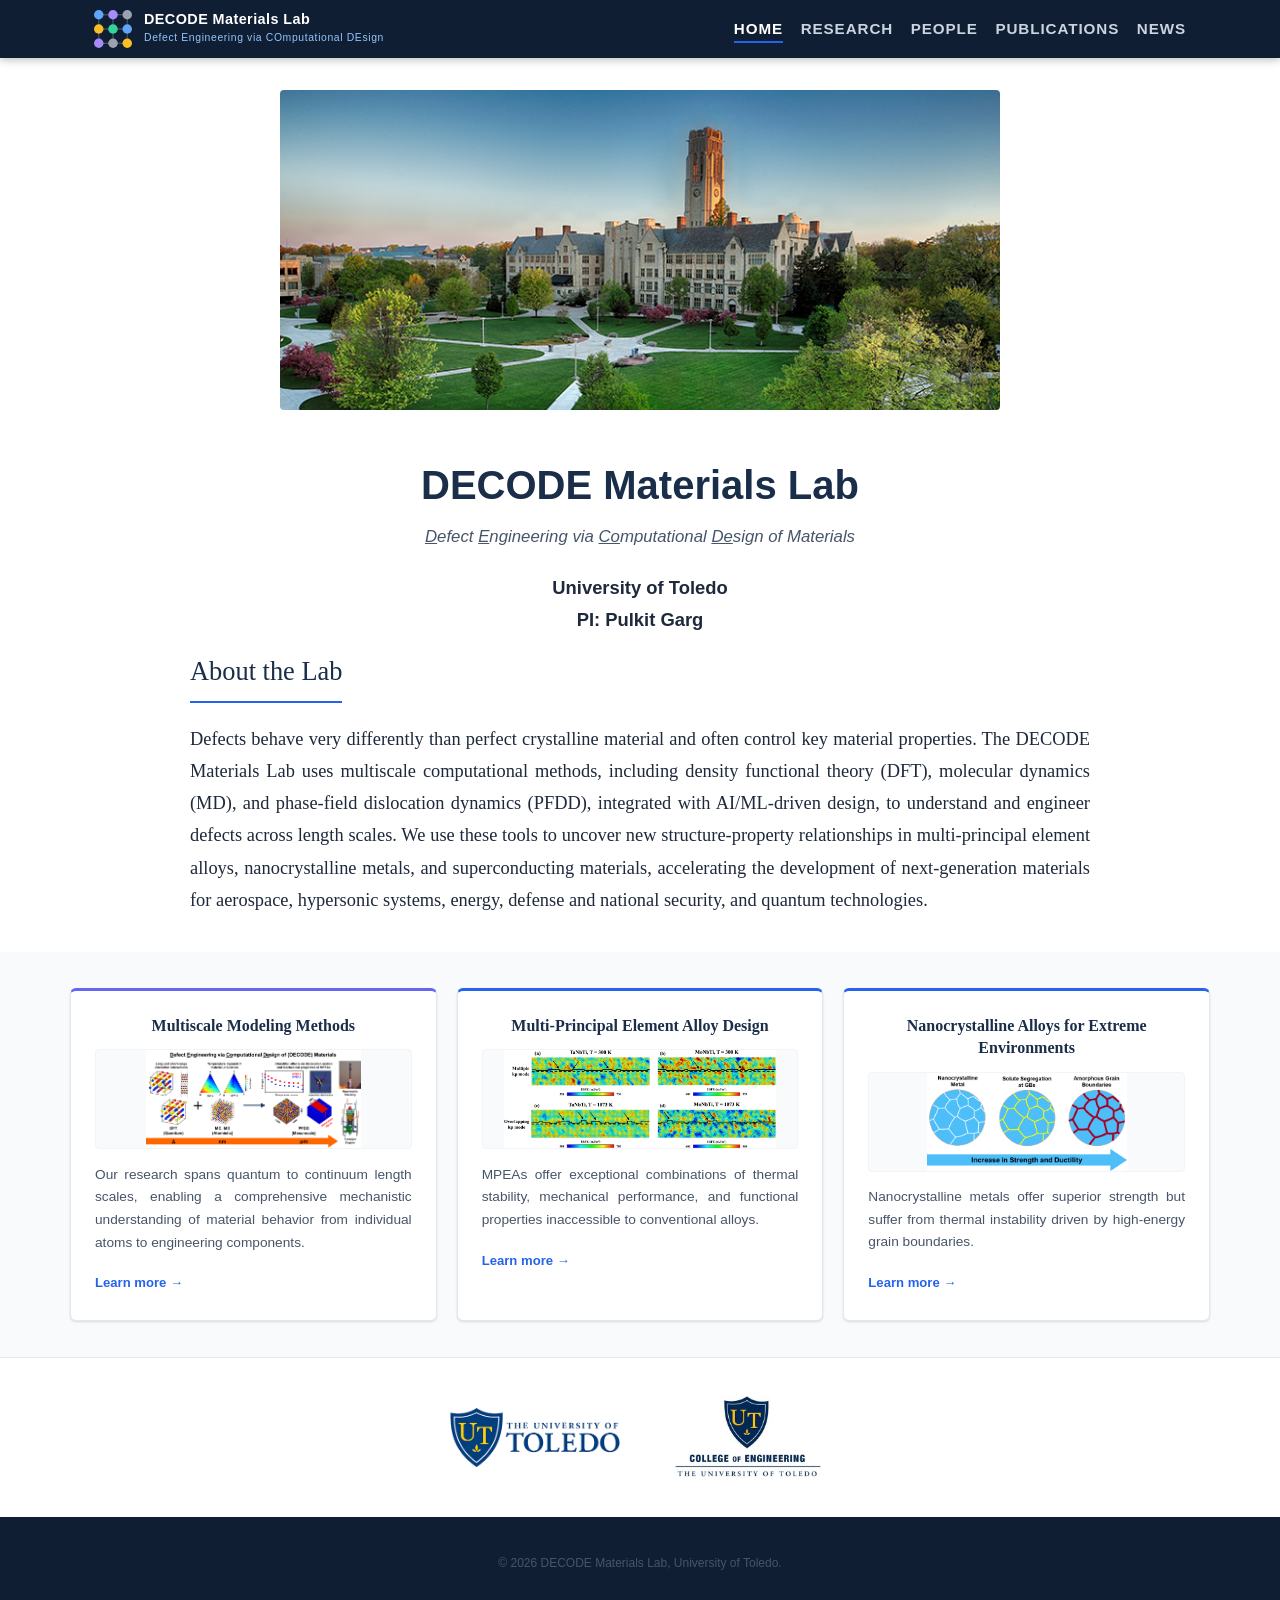
<file: index.html>
<!DOCTYPE html>
<html lang="en">
<head>
  <meta charset="UTF-8" />

  <!-- Google tag (gtag.js) -->
  <script async src="https://www.googletagmanager.com/gtag/js?id=G-3FKYHRWTCY"></script>
  <script>
    window.dataLayer = window.dataLayer || [];
    function gtag(){dataLayer.push(arguments);}
    gtag("js", new Date());

    gtag("config", "G-3FKYHRWTCY");
  </script>

  <meta name="viewport" content="width=device-width, initial-scale=1.0" />
  <title>DECODE Materials Lab | Pulkit Garg, Ph.D.</title>
  <meta name="description" content="DECODE Materials Lab – Defect Engineering via Computational Design. Research group of Pulkit Garg, Ph.D., focused on AI/ML-driven alloy design, multiscale modeling, and defect engineering." />
  <link rel="stylesheet" href="styles.css" />
</head>
<body>

<!-- ===== NAV ===== -->
<nav>
  <div class="nav-inner">
    <a class="nav-brand" href="index.html">
      <svg class="nav-logo" width="38" height="38" viewBox="0 0 40 40" xmlns="http://www.w3.org/2000/svg" aria-hidden="true">
        <g stroke="rgba(255,255,255,0.25)" stroke-width="1.2">
          <line x1="5" y1="5" x2="20" y2="5"/> <line x1="20" y1="5" x2="35" y2="5"/>
          <line x1="5" y1="20" x2="20" y2="20"/> <line x1="20" y1="20" x2="35" y2="20"/>
          <line x1="5" y1="35" x2="20" y2="35"/> <line x1="20" y1="35" x2="35" y2="35"/>
          <line x1="5" y1="5" x2="5" y2="20"/> <line x1="5" y1="20" x2="5" y2="35"/>
          <line x1="20" y1="5" x2="20" y2="20"/> <line x1="20" y1="20" x2="20" y2="35"/>
          <line x1="35" y1="5" x2="35" y2="20"/> <line x1="35" y1="20" x2="35" y2="35"/>
        </g>
        <circle cx="5"  cy="5"  r="5" fill="#60a5fa"/>
        <circle cx="20" cy="5"  r="5" fill="#a78bfa"/>
        <circle cx="35" cy="5"  r="5" fill="#9ca3af"/>
        <circle cx="5"  cy="20" r="5" fill="#fbbf24"/>
        <circle cx="20" cy="20" r="5" fill="#34d399"/>
        <circle cx="35" cy="20" r="5" fill="#60a5fa"/>
        <circle cx="5"  cy="35" r="5" fill="#a78bfa"/>
        <circle cx="20" cy="35" r="5" fill="#9ca3af"/>
        <circle cx="35" cy="35" r="5" fill="#fbbf24"/>
      </svg>
      <div class="nav-brand-text">
        <span class="nav-brand-name">DECODE Materials Lab</span>
        <span class="nav-brand-sub">Defect Engineering via COmputational DEsign</span>
      </div>
    </a>
    <ul class="nav-links" id="nav-links">
      <li><a href="index.html" class="active">Home</a></li>
      <li><a href="research.html">Research</a></li>
      <li><a href="people.html">People</a></li>
      <li><a href="publications.html">Publications</a></li>
      <li><a href="news.html">News</a></li>
    </ul>
    <button class="nav-hamburger" id="nav-toggle" aria-label="Toggle menu">
      <span></span><span></span><span></span>
    </button>
  </div>
</nav>

<!-- ===== HOME BANNER ===== -->
<div id="top" class="home-banner">
  <div class="photo-strip photo-strip-single">
    <div class="photo-strip-item">
      <img src="images/UToledo-Campus.jpg" alt="University of Toledo campus" />
    </div>
  </div>

  <div class="home-title">
    <h1>DECODE Materials Lab</h1>
    <p class="home-title-full"><em><u>D</u>efect <u>E</u>ngineering via <u>Co</u>mputational <u>De</u>sign of Materials</em></p>
    <p class="home-title-inst">University of Toledo</p>
    <p class="home-title-pi">PI: Pulkit Garg</p>
  </div>
</div>

<!-- ===== ABOUT THE LAB ===== -->
<section id="home-about">
  <div class="section-inner">
    <div style="max-width:900px; margin:0 auto;">
      <div class="section-header"><h2>About the Lab</h2></div>
      <p style="text-align:justify; font-size:1.15rem;">
        Defects behave very differently than perfect crystalline material and often control key
        material properties. The DECODE Materials Lab uses multiscale computational methods,
        including density functional theory (DFT), molecular dynamics (MD), and phase-field
        dislocation dynamics (PFDD), integrated with AI/ML-driven design, to understand and engineer
        defects across length scales. We use these tools to uncover new structure-property
        relationships in multi-principal element alloys, nanocrystalline metals, and superconducting
        materials, accelerating the development of next-generation materials for aerospace, hypersonic
        systems, energy, defense and national security, and quantum technologies.
      </p>
    </div>
  </div>
</section>

<!-- ===== RESEARCH THRUSTS (HOME TEASER) ===== -->
<section id="home-research" class="section-shaded">
  <div class="section-inner">
    <div class="research-grid teaser-grid">

      <div class="research-card methods">
        <h3>Multiscale Modeling Methods</h3>
        <img class="thrust-thumb" src="images/Fig1.png" alt="DECODE multiscale modeling approach: DFT to MD to PFDD" loading="lazy" />
        <p>
          Our research spans quantum to continuum length scales, enabling a comprehensive
          mechanistic understanding of material behavior from individual atoms to engineering
          components.
        </p>
        <a class="thrust-more" href="research.html">Learn more &rarr;</a>
      </div>

      <div class="research-card">
        <h3>Multi-Principal Element Alloy Design</h3>
        <img class="thrust-thumb" src="images/G1.webp" alt="Temperature-dependent dislocation glide mechanisms in RMPEAs" loading="lazy" />
        <p>
          MPEAs offer exceptional combinations of thermal stability, mechanical performance, and
          functional properties inaccessible to conventional alloys.
        </p>
        <a class="thrust-more" href="research.html">Learn more &rarr;</a>
      </div>

      <div class="research-card">
        <h3>Nanocrystalline Alloys for Extreme Environments</h3>
        <img class="thrust-thumb" src="images/Fig3.png" alt="Enhanced strength and ductility via amorphous grain boundaries in nanocrystalline alloys" loading="lazy" />
        <p>
          Nanocrystalline metals offer superior strength but suffer from thermal instability
          driven by high-energy grain boundaries.
        </p>
        <a class="thrust-more" href="research.html">Learn more &rarr;</a>
      </div>

    </div>
  </div>
</section>

<div class="logo-strip">
  <img src="images/logos/UT-logo.png" alt="University of Toledo logo" />
  <img src="images/logos/UT-COE-Logo.jpg" alt="University of Toledo College of Engineering logo" />
</div>

<!-- ===== FOOTER ===== -->
<footer>
  <p style="font-size:.75rem; color:#475569;">&copy; 2026 DECODE Materials Lab, University of Toledo.</p>
</footer>

<script>
// ── Mobile nav toggle ────────────────────────────────────────────────────────
const navToggle = document.getElementById('nav-toggle');
const navMenu   = document.getElementById('nav-links');

navToggle.addEventListener('click', () => {
  const open = navMenu.classList.toggle('open');
  navToggle.classList.toggle('open', open);
  navToggle.setAttribute('aria-expanded', open);
});

// Close menu when any link is clicked
navMenu.querySelectorAll('a').forEach(a => a.addEventListener('click', () => {
  navMenu.classList.remove('open');
  navToggle.classList.remove('open');
  navToggle.setAttribute('aria-expanded', false);
}));
</script>

</body>
</html>
</file>
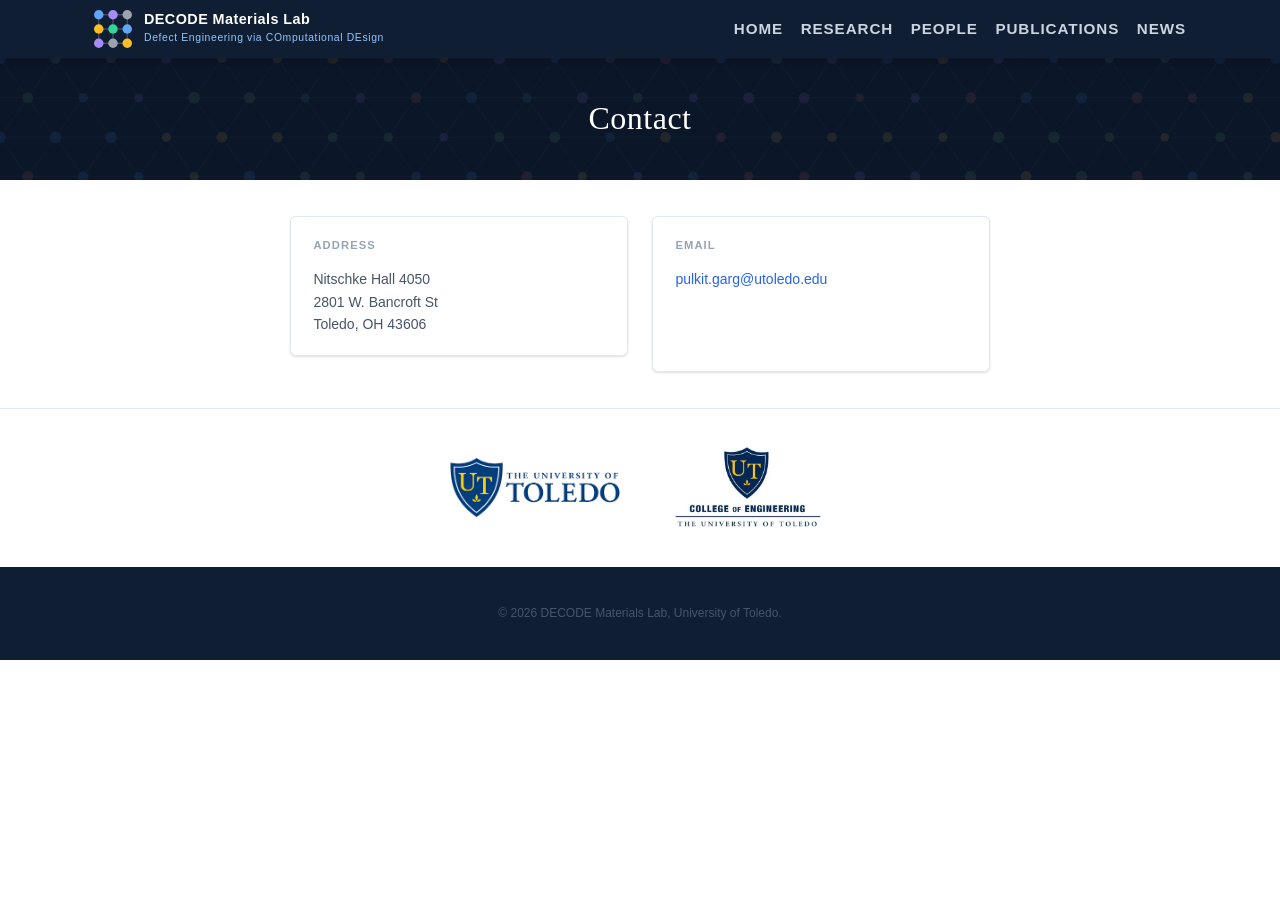
<file: contact.html>
<!DOCTYPE html>
<html lang="en">
<head>
  <meta charset="UTF-8" />

  <!-- Google tag (gtag.js) -->
  <script async src="https://www.googletagmanager.com/gtag/js?id=G-3FKYHRWTCY"></script>
  <script>
    window.dataLayer = window.dataLayer || [];
    function gtag(){dataLayer.push(arguments);}
    gtag("js", new Date());

    gtag("config", "G-3FKYHRWTCY");
  </script>

  <meta name="viewport" content="width=device-width, initial-scale=1.0" />
  <title>Contact | DECODE Materials Lab</title>
  <meta name="description" content="Contact information for the DECODE Materials Lab at the University of Toledo." />
  <link rel="stylesheet" href="styles.css" />
</head>
<body>

<!-- ===== NAV ===== -->
<nav>
  <div class="nav-inner">
    <a class="nav-brand" href="index.html">
      <svg class="nav-logo" width="38" height="38" viewBox="0 0 40 40" xmlns="http://www.w3.org/2000/svg" aria-hidden="true">
        <g stroke="rgba(255,255,255,0.25)" stroke-width="1.2">
          <line x1="5" y1="5" x2="20" y2="5"/> <line x1="20" y1="5" x2="35" y2="5"/>
          <line x1="5" y1="20" x2="20" y2="20"/> <line x1="20" y1="20" x2="35" y2="20"/>
          <line x1="5" y1="35" x2="20" y2="35"/> <line x1="20" y1="35" x2="35" y2="35"/>
          <line x1="5" y1="5" x2="5" y2="20"/> <line x1="5" y1="20" x2="5" y2="35"/>
          <line x1="20" y1="5" x2="20" y2="20"/> <line x1="20" y1="20" x2="20" y2="35"/>
          <line x1="35" y1="5" x2="35" y2="20"/> <line x1="35" y1="20" x2="35" y2="35"/>
        </g>
        <circle cx="5"  cy="5"  r="5" fill="#60a5fa"/>
        <circle cx="20" cy="5"  r="5" fill="#a78bfa"/>
        <circle cx="35" cy="5"  r="5" fill="#9ca3af"/>
        <circle cx="5"  cy="20" r="5" fill="#fbbf24"/>
        <circle cx="20" cy="20" r="5" fill="#34d399"/>
        <circle cx="35" cy="20" r="5" fill="#60a5fa"/>
        <circle cx="5"  cy="35" r="5" fill="#a78bfa"/>
        <circle cx="20" cy="35" r="5" fill="#9ca3af"/>
        <circle cx="35" cy="35" r="5" fill="#fbbf24"/>
      </svg>
      <div class="nav-brand-text">
        <span class="nav-brand-name">DECODE Materials Lab</span>
        <span class="nav-brand-sub">Defect Engineering via COmputational DEsign</span>
      </div>
    </a>
    <ul class="nav-links" id="nav-links">
      <li><a href="index.html">Home</a></li>
      <li><a href="research.html">Research</a></li>
      <li><a href="people.html">People</a></li>
      <li><a href="publications.html">Publications</a></li>
      <li><a href="news.html">News</a></li>
    </ul>
    <button class="nav-hamburger" id="nav-toggle" aria-label="Toggle menu">
      <span></span><span></span><span></span>
    </button>
  </div>
</nav>

<div class="page-hero">
  <h1>Contact</h1>
</div>

<!-- ===== CONTACT ===== -->
<section id="contact">
  <div class="section-inner">
    <div class="contact-grid">
      <div class="about-card">
        <h3>Address</h3>
        <p class="about-pos">Nitschke Hall 4050</p>
        <p class="about-pos">2801 W. Bancroft St</p>
        <p class="about-pos">Toledo, OH 43606</p>
      </div>
      <div class="about-card">
        <h3>Email</h3>
        <p class="about-pos"><a href="mailto:pulkit.garg@utoledo.edu">pulkit.garg@utoledo.edu</a></p>
      </div>
    </div>
  </div>
</section>

<div class="logo-strip">
  <img src="images/logos/UT-logo.png" alt="University of Toledo logo" />
  <img src="images/logos/UT-COE-Logo.jpg" alt="University of Toledo College of Engineering logo" />
</div>

<!-- ===== FOOTER ===== -->
<footer>
  <p style="font-size:.75rem; color:#475569;">&copy; 2026 DECODE Materials Lab, University of Toledo.</p>
</footer>

<script>
// ── Mobile nav toggle ────────────────────────────────────────────────────────
const navToggle = document.getElementById('nav-toggle');
const navMenu   = document.getElementById('nav-links');

navToggle.addEventListener('click', () => {
  const open = navMenu.classList.toggle('open');
  navToggle.classList.toggle('open', open);
  navToggle.setAttribute('aria-expanded', open);
});

// Close menu when any link is clicked
navMenu.querySelectorAll('a').forEach(a => a.addEventListener('click', () => {
  navMenu.classList.remove('open');
  navToggle.classList.remove('open');
  navToggle.setAttribute('aria-expanded', false);
}));
</script>

</body>
</html>
</file>
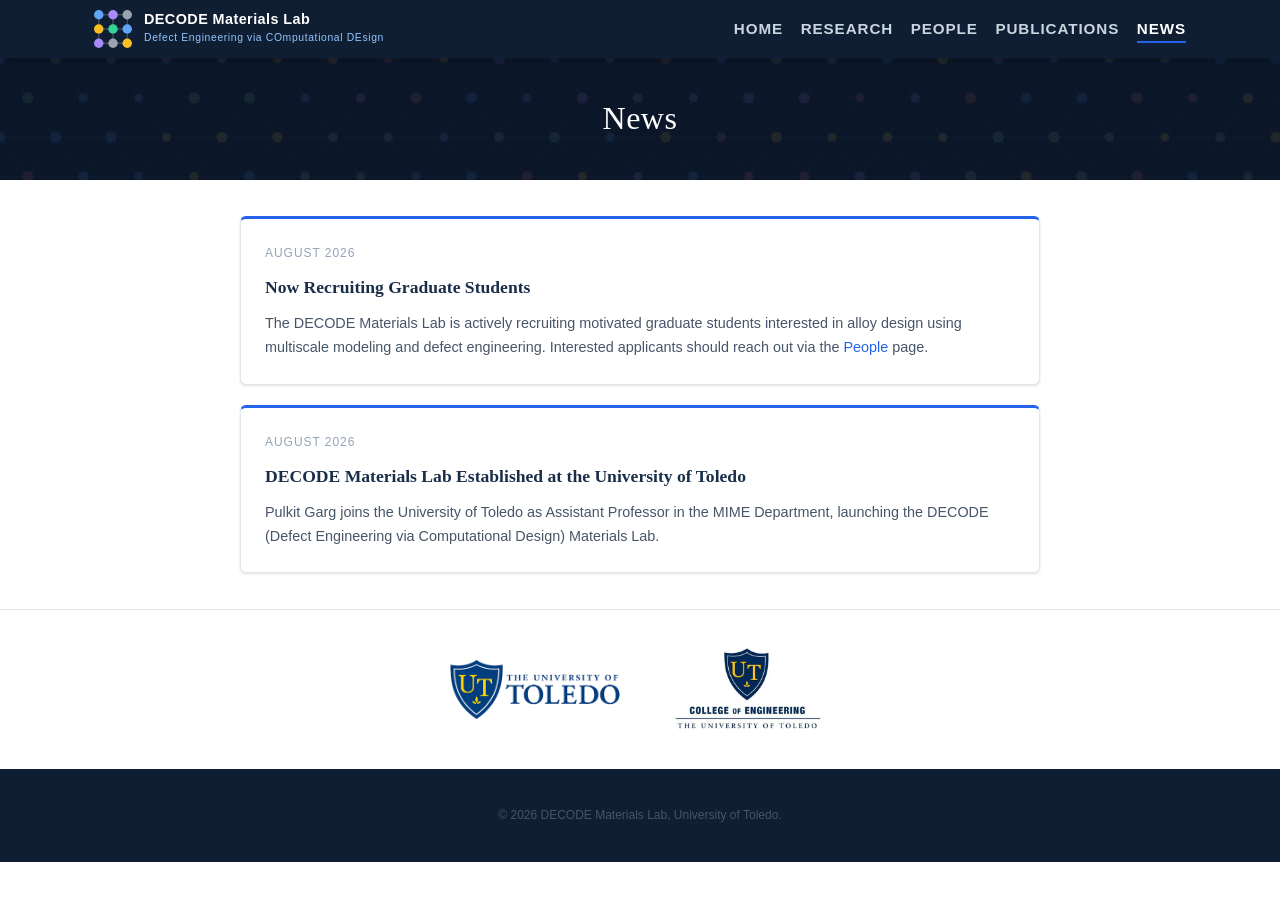
<file: news.html>
<!DOCTYPE html>
<html lang="en">
<head>
  <meta charset="UTF-8" />

  <!-- Google tag (gtag.js) -->
  <script async src="https://www.googletagmanager.com/gtag/js?id=G-3FKYHRWTCY"></script>
  <script>
    window.dataLayer = window.dataLayer || [];
    function gtag(){dataLayer.push(arguments);}
    gtag("js", new Date());

    gtag("config", "G-3FKYHRWTCY");
  </script>

  <meta name="viewport" content="width=device-width, initial-scale=1.0" />
  <title>News | DECODE Materials Lab</title>
  <meta name="description" content="Latest news and updates from the DECODE Materials Lab at the University of Toledo." />
  <link rel="stylesheet" href="styles.css" />
</head>
<body>

<!-- ===== NAV ===== -->
<nav>
  <div class="nav-inner">
    <a class="nav-brand" href="index.html">
      <svg class="nav-logo" width="38" height="38" viewBox="0 0 40 40" xmlns="http://www.w3.org/2000/svg" aria-hidden="true">
        <g stroke="rgba(255,255,255,0.25)" stroke-width="1.2">
          <line x1="5" y1="5" x2="20" y2="5"/> <line x1="20" y1="5" x2="35" y2="5"/>
          <line x1="5" y1="20" x2="20" y2="20"/> <line x1="20" y1="20" x2="35" y2="20"/>
          <line x1="5" y1="35" x2="20" y2="35"/> <line x1="20" y1="35" x2="35" y2="35"/>
          <line x1="5" y1="5" x2="5" y2="20"/> <line x1="5" y1="20" x2="5" y2="35"/>
          <line x1="20" y1="5" x2="20" y2="20"/> <line x1="20" y1="20" x2="20" y2="35"/>
          <line x1="35" y1="5" x2="35" y2="20"/> <line x1="35" y1="20" x2="35" y2="35"/>
        </g>
        <circle cx="5"  cy="5"  r="5" fill="#60a5fa"/>
        <circle cx="20" cy="5"  r="5" fill="#a78bfa"/>
        <circle cx="35" cy="5"  r="5" fill="#9ca3af"/>
        <circle cx="5"  cy="20" r="5" fill="#fbbf24"/>
        <circle cx="20" cy="20" r="5" fill="#34d399"/>
        <circle cx="35" cy="20" r="5" fill="#60a5fa"/>
        <circle cx="5"  cy="35" r="5" fill="#a78bfa"/>
        <circle cx="20" cy="35" r="5" fill="#9ca3af"/>
        <circle cx="35" cy="35" r="5" fill="#fbbf24"/>
      </svg>
      <div class="nav-brand-text">
        <span class="nav-brand-name">DECODE Materials Lab</span>
        <span class="nav-brand-sub">Defect Engineering via COmputational DEsign</span>
      </div>
    </a>
    <ul class="nav-links" id="nav-links">
      <li><a href="index.html">Home</a></li>
      <li><a href="research.html">Research</a></li>
      <li><a href="people.html">People</a></li>
      <li><a href="publications.html">Publications</a></li>
      <li><a href="news.html" class="active">News</a></li>
    </ul>
    <button class="nav-hamburger" id="nav-toggle" aria-label="Toggle menu">
      <span></span><span></span><span></span>
    </button>
  </div>
</nav>

<div class="page-hero">
  <h1>News</h1>
</div>

<!-- ===== NEWS ===== -->
<section id="news">
  <div class="section-inner">
    <div class="news-list">

      <div class="news-item">
        <div class="news-date">August 2026</div>
        <h3 class="news-title">Now Recruiting Graduate Students</h3>
        <p>
          The DECODE Materials Lab is actively recruiting motivated graduate students interested
          in alloy design using multiscale modeling and defect engineering. Interested
          applicants should reach out via the <a href="people.html">People</a> page.
        </p>
      </div>

      <div class="news-item">
        <div class="news-date">August 2026</div>
        <h3 class="news-title">DECODE Materials Lab Established at the University of Toledo</h3>
        <p>
          Pulkit Garg joins the University of Toledo as Assistant Professor in the MIME
          Department, launching the DECODE (Defect Engineering via Computational Design)
          Materials Lab.
        </p>
      </div>

    </div>
  </div>
</section>

<div class="logo-strip">
  <img src="images/logos/UT-logo.png" alt="University of Toledo logo" />
  <img src="images/logos/UT-COE-Logo.jpg" alt="University of Toledo College of Engineering logo" />
</div>

<!-- ===== FOOTER ===== -->
<footer>
  <p style="font-size:.75rem; color:#475569;">&copy; 2026 DECODE Materials Lab, University of Toledo.</p>
</footer>

<script>
// ── Mobile nav toggle ────────────────────────────────────────────────────────
const navToggle = document.getElementById('nav-toggle');
const navMenu   = document.getElementById('nav-links');

navToggle.addEventListener('click', () => {
  const open = navMenu.classList.toggle('open');
  navToggle.classList.toggle('open', open);
  navToggle.setAttribute('aria-expanded', open);
});

// Close menu when any link is clicked
navMenu.querySelectorAll('a').forEach(a => a.addEventListener('click', () => {
  navMenu.classList.remove('open');
  navToggle.classList.remove('open');
  navToggle.setAttribute('aria-expanded', false);
}));
</script>

</body>
</html>
</file>
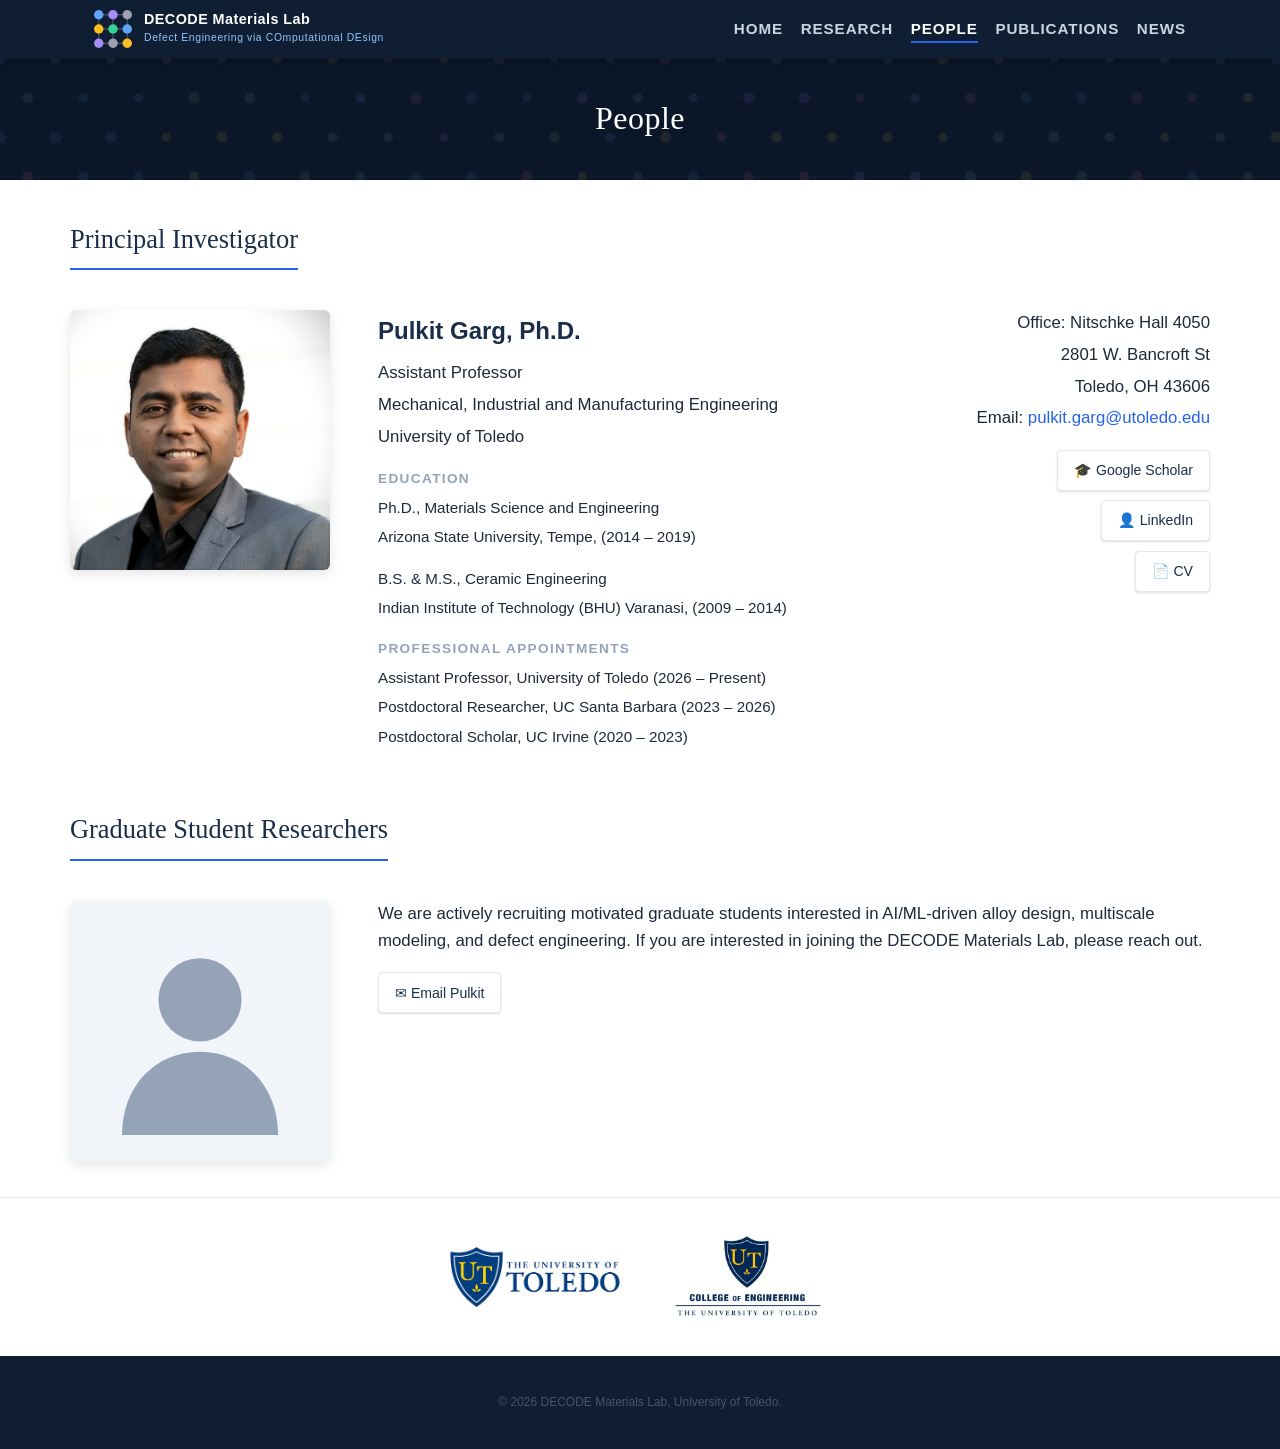
<file: people.html>
<!DOCTYPE html>
<html lang="en">
<head>
  <meta charset="UTF-8" />

  <!-- Google tag (gtag.js) -->
  <script async src="https://www.googletagmanager.com/gtag/js?id=G-3FKYHRWTCY"></script>
  <script>
    window.dataLayer = window.dataLayer || [];
    function gtag(){dataLayer.push(arguments);}
    gtag("js", new Date());

    gtag("config", "G-3FKYHRWTCY");
  </script>

  <meta name="viewport" content="width=device-width, initial-scale=1.0" />
  <title>People | DECODE Materials Lab</title>
  <meta name="description" content="Meet the people of the DECODE Materials Lab, led by Pulkit Garg, Ph.D., Assistant Professor at the University of Toledo." />
  <link rel="stylesheet" href="styles.css" />
</head>
<body>

<!-- ===== NAV ===== -->
<nav>
  <div class="nav-inner">
    <a class="nav-brand" href="index.html">
      <svg class="nav-logo" width="38" height="38" viewBox="0 0 40 40" xmlns="http://www.w3.org/2000/svg" aria-hidden="true">
        <g stroke="rgba(255,255,255,0.25)" stroke-width="1.2">
          <line x1="5" y1="5" x2="20" y2="5"/> <line x1="20" y1="5" x2="35" y2="5"/>
          <line x1="5" y1="20" x2="20" y2="20"/> <line x1="20" y1="20" x2="35" y2="20"/>
          <line x1="5" y1="35" x2="20" y2="35"/> <line x1="20" y1="35" x2="35" y2="35"/>
          <line x1="5" y1="5" x2="5" y2="20"/> <line x1="5" y1="20" x2="5" y2="35"/>
          <line x1="20" y1="5" x2="20" y2="20"/> <line x1="20" y1="20" x2="20" y2="35"/>
          <line x1="35" y1="5" x2="35" y2="20"/> <line x1="35" y1="20" x2="35" y2="35"/>
        </g>
        <circle cx="5"  cy="5"  r="5" fill="#60a5fa"/>
        <circle cx="20" cy="5"  r="5" fill="#a78bfa"/>
        <circle cx="35" cy="5"  r="5" fill="#9ca3af"/>
        <circle cx="5"  cy="20" r="5" fill="#fbbf24"/>
        <circle cx="20" cy="20" r="5" fill="#34d399"/>
        <circle cx="35" cy="20" r="5" fill="#60a5fa"/>
        <circle cx="5"  cy="35" r="5" fill="#a78bfa"/>
        <circle cx="20" cy="35" r="5" fill="#9ca3af"/>
        <circle cx="35" cy="35" r="5" fill="#fbbf24"/>
      </svg>
      <div class="nav-brand-text">
        <span class="nav-brand-name">DECODE Materials Lab</span>
        <span class="nav-brand-sub">Defect Engineering via COmputational DEsign</span>
      </div>
    </a>
    <ul class="nav-links" id="nav-links">
      <li><a href="index.html">Home</a></li>
      <li><a href="research.html">Research</a></li>
      <li><a href="people.html" class="active">People</a></li>
      <li><a href="publications.html">Publications</a></li>
      <li><a href="news.html">News</a></li>
    </ul>
    <button class="nav-hamburger" id="nav-toggle" aria-label="Toggle menu">
      <span></span><span></span><span></span>
    </button>
  </div>
</nav>

<div class="page-hero">
  <h1>People</h1>
</div>

<!-- ===== PEOPLE ===== -->
<section id="people">
  <div class="section-inner">
    <div class="section-header"><h2>Principal Investigator</h2></div>

    <div class="people-card">
      <img src="images/pulkit_photo.jpg" alt="Pulkit Garg" class="people-photo" />
      <div class="people-info">
        <div class="people-name">Pulkit Garg, Ph.D.</div>
        <p class="people-tight">Assistant Professor</p>
        <p class="people-tight">Mechanical, Industrial and Manufacturing Engineering</p>
        <p>University of Toledo</p>

        <p class="people-label">Education</p>
        <p class="people-tight people-entry people-edu">Ph.D., Materials Science and Engineering</p>
        <p class="people-entry people-edu">Arizona State University, Tempe, (2014 &ndash; 2019)</p>
        <p class="people-tight people-entry people-edu">B.S. &amp; M.S., Ceramic Engineering</p>
        <p class="people-entry people-edu">Indian Institute of Technology (BHU) Varanasi, (2009 &ndash; 2014)</p>

        <p class="people-label">Professional Appointments</p>
        <p class="people-tight people-entry">Assistant Professor, University of Toledo (2026 &ndash; Present)</p>
        <p class="people-tight people-entry">Postdoctoral Researcher, UC Santa Barbara (2023 &ndash; 2026)</p>
        <p class="people-entry">Postdoctoral Scholar, UC Irvine (2020 &ndash; 2023)</p>
      </div>

      <div class="people-office">
        <p class="people-tight">Office: Nitschke Hall 4050</p>
        <p class="people-tight">2801 W. Bancroft St</p>
        <p class="people-tight">Toledo, OH 43606</p>
        <p>Email: <a href="mailto:pulkit.garg@utoledo.edu">pulkit.garg@utoledo.edu</a></p>

        <div class="profile-links">
          <a href="https://scholar.google.com/citations?hl=en&user=DhIp1FIAAAAJ&view_op=list_works&sortby=pubdate" target="_blank" rel="noopener">&#127891; Google Scholar</a>
          <a href="https://www.linkedin.com/in/pulkitgarg1/" target="_blank" rel="noopener">&#128100; LinkedIn</a>
          <a href="CV_Pulkit_Garg.pdf" target="_blank" rel="noopener">&#128196; CV</a>
        </div>
      </div>
    </div>

    <div class="section-header" style="margin-top:2.5rem"><h2>Graduate Student Researchers</h2></div>

    <div class="people-card">
      <div class="people-avatar-placeholder" aria-hidden="true">
        <svg viewBox="0 0 100 100" xmlns="http://www.w3.org/2000/svg">
          <rect width="100" height="100" fill="var(--gray-100)"/>
          <circle cx="50" cy="38" r="16" fill="var(--gray-400)"/>
          <path d="M20 90c0-19 13-32 30-32s30 13 30 32" fill="var(--gray-400)"/>
        </svg>
      </div>
      <div class="people-info">
        <p>
          We are actively recruiting motivated graduate students interested in AI/ML-driven alloy
          design, multiscale modeling, and defect engineering. If you are interested in joining the
          DECODE Materials Lab, please reach out.
        </p>
        <div class="profile-links">
          <a href="mailto:pulkit.garg@utoledo.edu">&#9993; Email Pulkit</a>
        </div>
      </div>
    </div>
  </div>
</section>

<div class="logo-strip">
  <img src="images/logos/UT-logo.png" alt="University of Toledo logo" />
  <img src="images/logos/UT-COE-Logo.jpg" alt="University of Toledo College of Engineering logo" />
</div>

<!-- ===== FOOTER ===== -->
<footer>
  <p style="font-size:.75rem; color:#475569;">&copy; 2026 DECODE Materials Lab, University of Toledo.</p>
</footer>

<script>
// ── Mobile nav toggle ────────────────────────────────────────────────────────
const navToggle = document.getElementById('nav-toggle');
const navMenu   = document.getElementById('nav-links');

navToggle.addEventListener('click', () => {
  const open = navMenu.classList.toggle('open');
  navToggle.classList.toggle('open', open);
  navToggle.setAttribute('aria-expanded', open);
});

// Close menu when any link is clicked
navMenu.querySelectorAll('a').forEach(a => a.addEventListener('click', () => {
  navMenu.classList.remove('open');
  navToggle.classList.remove('open');
  navToggle.setAttribute('aria-expanded', false);
}));
</script>

</body>
</html>
</file>
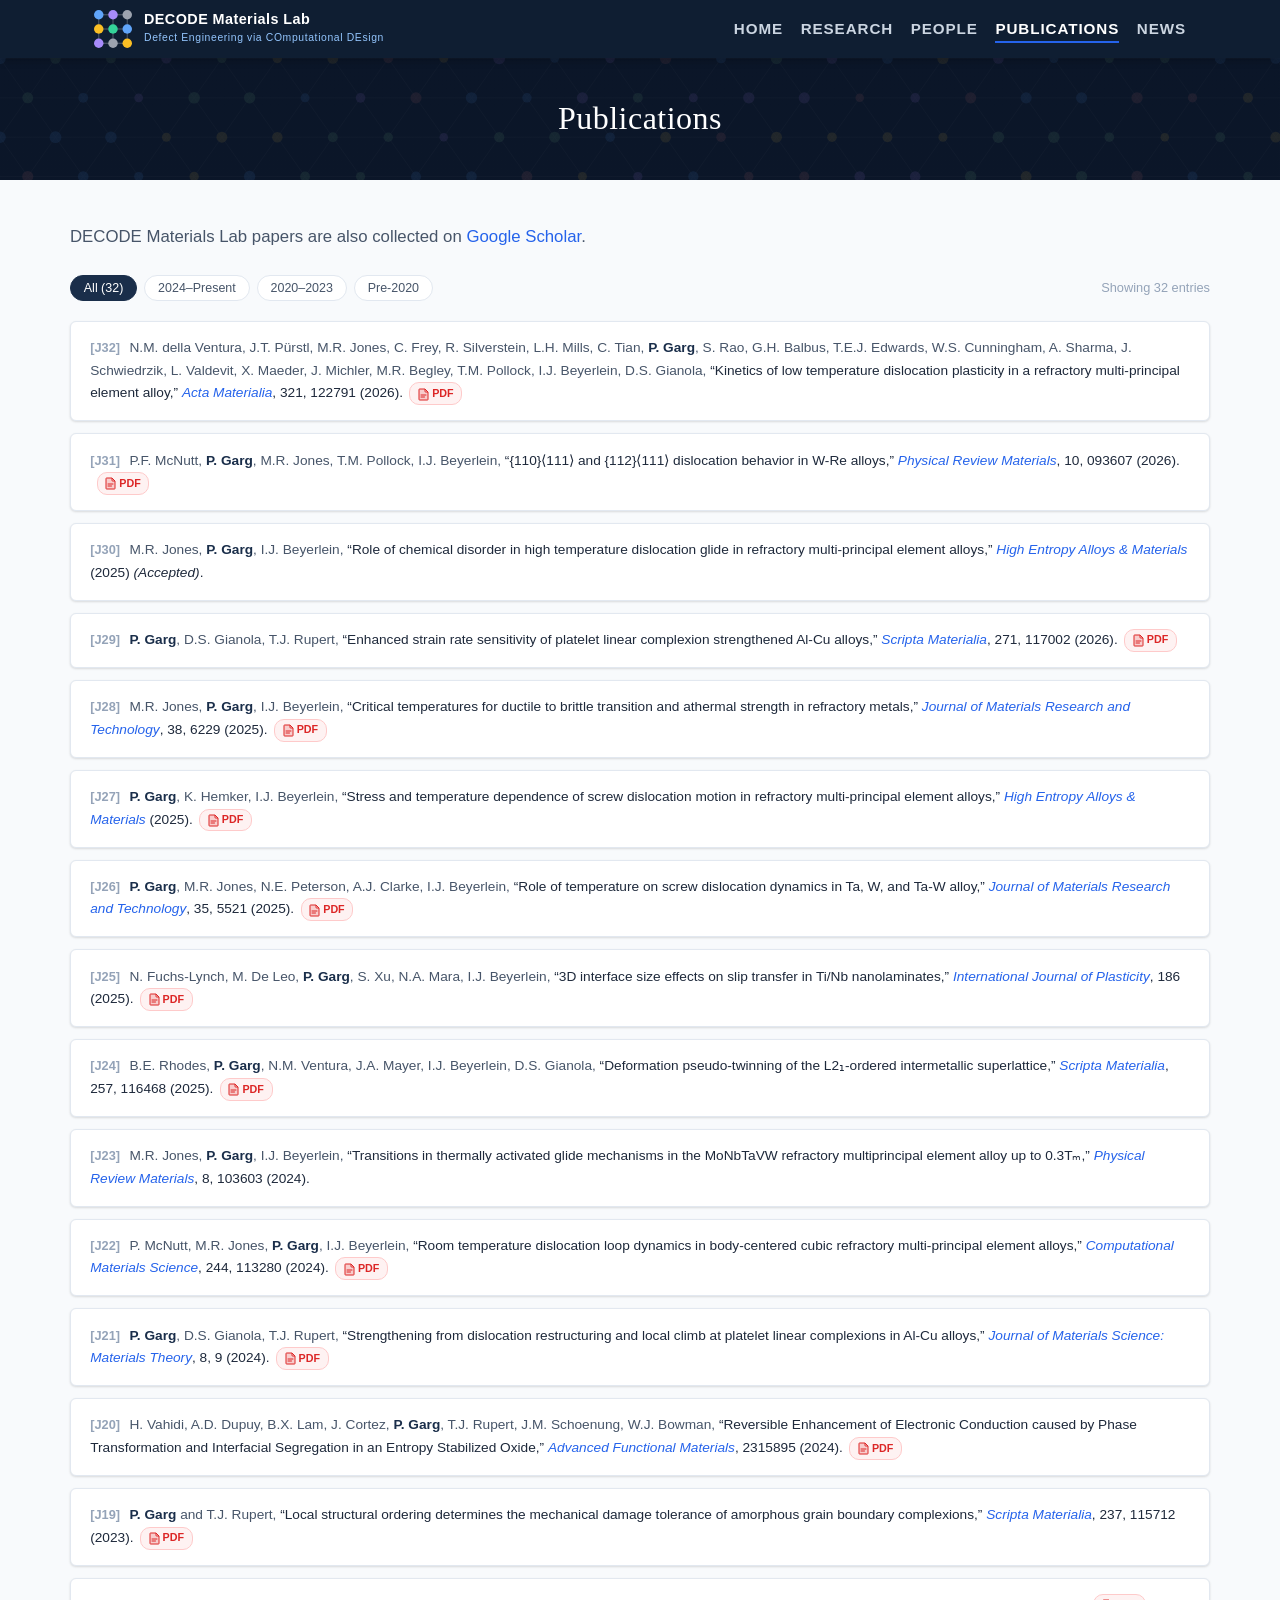
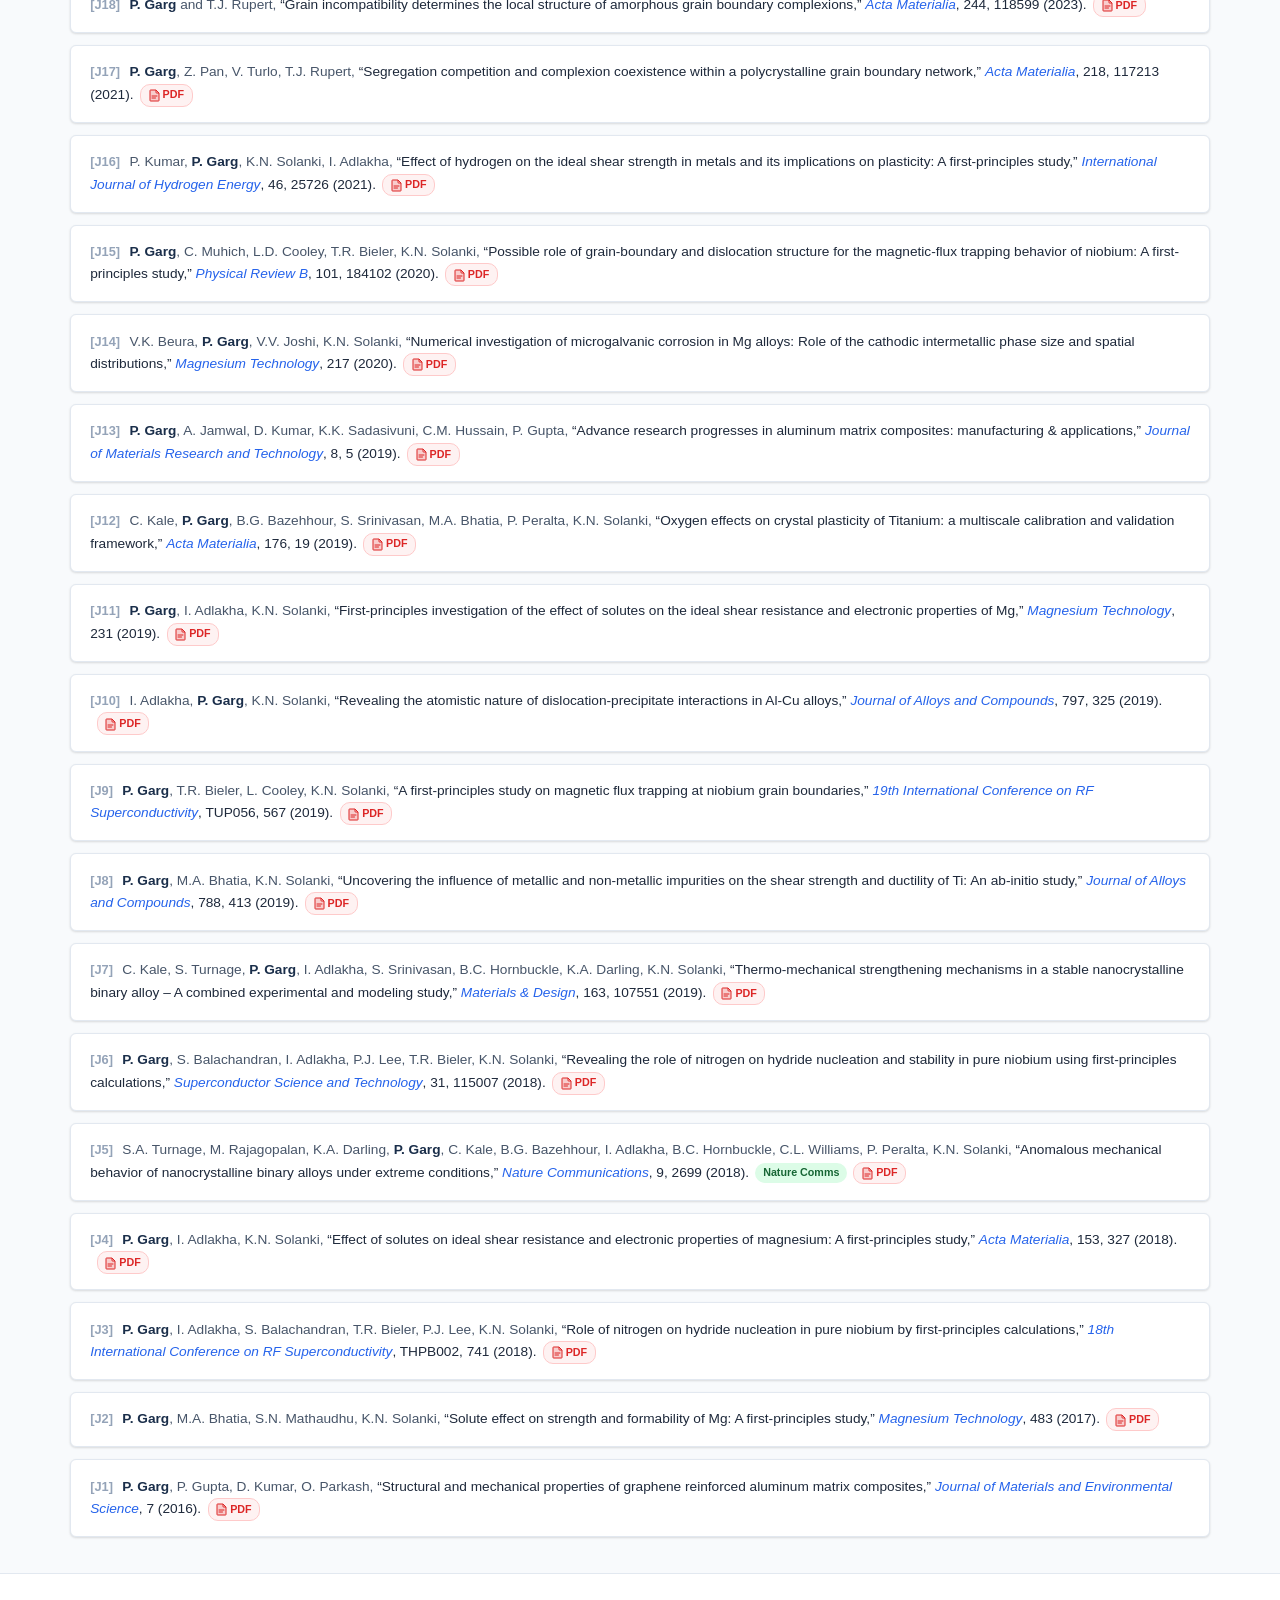
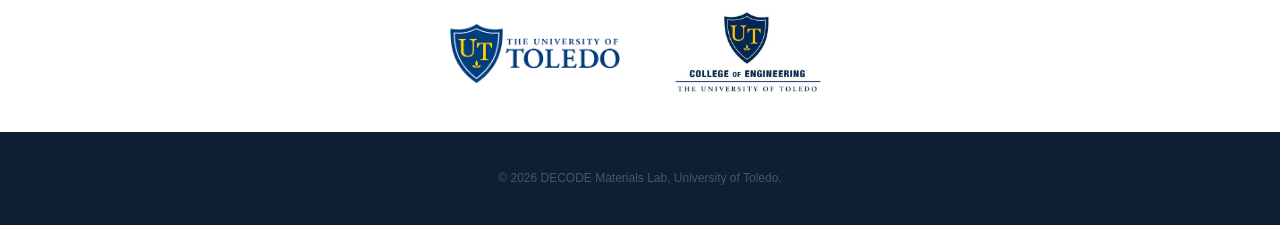
<file: publications.html>
<!DOCTYPE html>
<html lang="en">
<head>
  <meta charset="UTF-8" />

  <!-- Google tag (gtag.js) -->
  <script async src="https://www.googletagmanager.com/gtag/js?id=G-3FKYHRWTCY"></script>
  <script>
    window.dataLayer = window.dataLayer || [];
    function gtag(){dataLayer.push(arguments);}
    gtag("js", new Date());

    gtag("config", "G-3FKYHRWTCY");
  </script>

  <meta name="viewport" content="width=device-width, initial-scale=1.0" />
  <title>Publications | Pulkit Garg, Ph.D.</title>
  <meta name="description" content="Full publication list of Pulkit Garg, Ph.D. — 30 publications, 17 first-author, 1,400+ citations." />
  <link rel="stylesheet" href="styles.css" />
</head>
<body>

<!-- ===== NAV ===== -->
<nav>
  <div class="nav-inner">
    <a class="nav-brand" href="index.html">
      <svg class="nav-logo" width="38" height="38" viewBox="0 0 40 40" xmlns="http://www.w3.org/2000/svg" aria-hidden="true">
        <g stroke="rgba(255,255,255,0.25)" stroke-width="1.2">
          <line x1="5" y1="5" x2="20" y2="5"/> <line x1="20" y1="5" x2="35" y2="5"/>
          <line x1="5" y1="20" x2="20" y2="20"/> <line x1="20" y1="20" x2="35" y2="20"/>
          <line x1="5" y1="35" x2="20" y2="35"/> <line x1="20" y1="35" x2="35" y2="35"/>
          <line x1="5" y1="5" x2="5" y2="20"/> <line x1="5" y1="20" x2="5" y2="35"/>
          <line x1="20" y1="5" x2="20" y2="20"/> <line x1="20" y1="20" x2="20" y2="35"/>
          <line x1="35" y1="5" x2="35" y2="20"/> <line x1="35" y1="20" x2="35" y2="35"/>
        </g>
        <circle cx="5"  cy="5"  r="5" fill="#60a5fa"/>
        <circle cx="20" cy="5"  r="5" fill="#a78bfa"/>
        <circle cx="35" cy="5"  r="5" fill="#9ca3af"/>
        <circle cx="5"  cy="20" r="5" fill="#fbbf24"/>
        <circle cx="20" cy="20" r="5" fill="#34d399"/>
        <circle cx="35" cy="20" r="5" fill="#60a5fa"/>
        <circle cx="5"  cy="35" r="5" fill="#a78bfa"/>
        <circle cx="20" cy="35" r="5" fill="#9ca3af"/>
        <circle cx="35" cy="35" r="5" fill="#fbbf24"/>
      </svg>
      <div class="nav-brand-text">
        <span class="nav-brand-name">DECODE Materials Lab</span>
        <span class="nav-brand-sub">Defect Engineering via COmputational DEsign</span>
      </div>
    </a>
    <ul class="nav-links" id="nav-links">
      <li><a href="index.html">Home</a></li>
      <li><a href="research.html">Research</a></li>
      <li><a href="people.html">People</a></li>
      <li><a href="publications.html" class="active">Publications</a></li>
      <li><a href="news.html">News</a></li>
    </ul>
    <button class="nav-hamburger" id="nav-toggle" aria-label="Toggle menu">
      <span></span><span></span><span></span>
    </button>
  </div>
</nav>

<div class="page-hero">
  <h1>Publications</h1>
</div>

<!-- ===== PUBLICATIONS ===== -->
<section id="publications" class="section-shaded">
  <div class="section-inner">
    <p class="section-sub pub-scholar-note">
      DECODE Materials Lab papers are also collected on
      <a href="https://scholar.google.com/citations?hl=en&user=DhIp1FIAAAAJ&view_op=list_works&sortby=pubdate" target="_blank" rel="noopener">Google Scholar</a>.
    </p>

    <div class="pub-meta">
      <div class="pub-filter">
        <button class="filter-btn active" data-filter="all">All (32)</button>
        <button class="filter-btn" data-filter="recent">2024–Present</button>
        <button class="filter-btn" data-filter="mid">2020–2023</button>
        <button class="filter-btn" data-filter="early">Pre-2020</button>
      </div>
      <div class="pub-count" id="pub-count"></div>
    </div>

    <div class="pub-list" id="pub-list"></div>
  </div>
</section>

<div class="logo-strip">
  <img src="images/logos/UT-logo.png" alt="University of Toledo logo" />
  <img src="images/logos/UT-COE-Logo.jpg" alt="University of Toledo College of Engineering logo" />
</div>

<!-- ===== FOOTER ===== -->
<footer>
  <p style="font-size:.75rem; color:#475569;">&copy; 2026 DECODE Materials Lab, University of Toledo.</p>
</footer>

<script>

const PUBS = [
  // ── Published ────────────────────────────────────────────────────────────────
  {
    num: "J32", year: 2026, fa: false, prep: false, pdf: true,
    authors: "N.M. della Ventura, J.T. Pürstl, M.R. Jones, C. Frey, R. Silverstein, L.H. Mills, C. Tian, P. Garg, S. Rao, G.H. Balbus, T.E.J. Edwards, W.S. Cunningham, A. Sharma, J. Schwiedrzik, L. Valdevit, X. Maeder, J. Michler, M.R. Begley, T.M. Pollock, I.J. Beyerlein, D.S. Gianola",
    title: "Kinetics of low temperature dislocation plasticity in a refractory multi-principal element alloy",
    journal: "Acta Materialia", vol: "321, 122791"
  },
  {
    num: "J31", year: 2026, fa: false, prep: false, pdf: true,
    authors: "P.F. McNutt, P. Garg, M.R. Jones, T.M. Pollock, I.J. Beyerlein",
    title: "{110}&#10216;111&#10217; and {112}&#10216;111&#10217; dislocation behavior in W-Re alloys",
    journal: "Physical Review Materials", vol: "10, 093607"
  },
  {
    num: "J30", year: 2025, fa: false, prep: false,
    authors: "M.R. Jones, P. Garg, I.J. Beyerlein",
    title: "Role of chemical disorder in high temperature dislocation glide in refractory multi-principal element alloys",
    journal: "High Entropy Alloys &amp; Materials", vol: "(Accepted)"
  },
  {
    num: "J29", year: 2026, fa: true, prep: false, pdf: true,
    authors: "P. Garg, D.S. Gianola, T.J. Rupert",
    title: "Enhanced strain rate sensitivity of platelet linear complexion strengthened Al-Cu alloys",
    journal: "Scripta Materialia", vol: "271, 117002"
  },
  {
    num: "J28", year: 2025, fa: false, prep: false, pdf: true,
    authors: "M.R. Jones, P. Garg, I.J. Beyerlein",
    title: "Critical temperatures for ductile to brittle transition and athermal strength in refractory metals",
    journal: "Journal of Materials Research and Technology", vol: "38, 6229"
  },
  {
    num: "J27", year: 2025, fa: true, prep: false, pdf: true,
    authors: "P. Garg, K. Hemker, I.J. Beyerlein",
    title: "Stress and temperature dependence of screw dislocation motion in refractory multi-principal element alloys",
    journal: "High Entropy Alloys &amp; Materials", vol: ""
  },
  {
    num: "J26", year: 2025, fa: true, prep: false, pdf: true,
    authors: "P. Garg, M.R. Jones, N.E. Peterson, A.J. Clarke, I.J. Beyerlein",
    title: "Role of temperature on screw dislocation dynamics in Ta, W, and Ta-W alloy",
    journal: "Journal of Materials Research and Technology", vol: "35, 5521"
  },
  {
    num: "J25", year: 2025, fa: false, prep: false, pdf: true,
    authors: "N. Fuchs-Lynch, M. De Leo, P. Garg, S. Xu, N.A. Mara, I.J. Beyerlein",
    title: "3D interface size effects on slip transfer in Ti/Nb nanolaminates",
    journal: "International Journal of Plasticity", vol: "186"
  },
  {
    num: "J24", year: 2025, fa: false, prep: false, pdf: true,
    authors: "B.E. Rhodes, P. Garg, N.M. Ventura, J.A. Mayer, I.J. Beyerlein, D.S. Gianola",
    title: "Deformation pseudo-twinning of the L2\u2081-ordered intermetallic superlattice",
    journal: "Scripta Materialia", vol: "257, 116468"
  },
  {
    num: "J23", year: 2024, fa: false, prep: false,
    authors: "M.R. Jones, P. Garg, I.J. Beyerlein",
    title: "Transitions in thermally activated glide mechanisms in the MoNbTaVW refractory multiprincipal element alloy up to 0.3T\u2098",
    journal: "Physical Review Materials", vol: "8, 103603"
  },
  {
    num: "J22", year: 2024, fa: false, prep: false, pdf: true,
    authors: "P. McNutt, M.R. Jones, P. Garg, I.J. Beyerlein",
    title: "Room temperature dislocation loop dynamics in body-centered cubic refractory multi-principal element alloys",
    journal: "Computational Materials Science", vol: "244, 113280"
  },
  {
    num: "J21", year: 2024, fa: true, prep: false, pdf: true,
    authors: "P. Garg, D.S. Gianola, T.J. Rupert",
    title: "Strengthening from dislocation restructuring and local climb at platelet linear complexions in Al-Cu alloys",
    journal: "Journal of Materials Science: Materials Theory", vol: "8, 9"
  },
  {
    num: "J20", year: 2024, fa: false, prep: false, pdf: true,
    authors: "H. Vahidi, A.D. Dupuy, B.X. Lam, J. Cortez, P. Garg, T.J. Rupert, J.M. Schoenung, W.J. Bowman",
    title: "Reversible Enhancement of Electronic Conduction caused by Phase Transformation and Interfacial Segregation in an Entropy Stabilized Oxide",
    journal: "Advanced Functional Materials", vol: "2315895"
  },
  {
    num: "J19", year: 2023, fa: true, prep: false, pdf: true,
    authors: "P. Garg and T.J. Rupert",
    title: "Local structural ordering determines the mechanical damage tolerance of amorphous grain boundary complexions",
    journal: "Scripta Materialia", vol: "237, 115712"
  },
  {
    num: "J18", year: 2023, fa: true, prep: false, pdf: true,
    authors: "P. Garg and T.J. Rupert",
    title: "Grain incompatibility determines the local structure of amorphous grain boundary complexions",
    journal: "Acta Materialia", vol: "244, 118599"
  },
  {
    num: "J17", year: 2021, fa: true, prep: false, pdf: true,
    authors: "P. Garg, Z. Pan, V. Turlo, T.J. Rupert",
    title: "Segregation competition and complexion coexistence within a polycrystalline grain boundary network",
    journal: "Acta Materialia", vol: "218, 117213"
  },
  {
    num: "J16", year: 2021, fa: false, prep: false, pdf: true,
    authors: "P. Kumar, P. Garg, K.N. Solanki, I. Adlakha",
    title: "Effect of hydrogen on the ideal shear strength in metals and its implications on plasticity: A first-principles study",
    journal: "International Journal of Hydrogen Energy", vol: "46, 25726"
  },
  {
    num: "J15", year: 2020, fa: true, prep: false, pdf: true,
    authors: "P. Garg, C. Muhich, L.D. Cooley, T.R. Bieler, K.N. Solanki",
    title: "Possible role of grain-boundary and dislocation structure for the magnetic-flux trapping behavior of niobium: A first-principles study",
    journal: "Physical Review B", vol: "101, 184102"
  },
  {
    num: "J14", year: 2020, fa: false, prep: false, pdf: true,
    authors: "V.K. Beura, P. Garg, V.V. Joshi, K.N. Solanki",
    title: "Numerical investigation of microgalvanic corrosion in Mg alloys: Role of the cathodic intermetallic phase size and spatial distributions",
    journal: "Magnesium Technology", vol: "217"
  },
  {
    num: "J13", year: 2019, fa: true, prep: false, pdf: true,
    authors: "P. Garg, A. Jamwal, D. Kumar, K.K. Sadasivuni, C.M. Hussain, P. Gupta",
    title: "Advance research progresses in aluminum matrix composites: manufacturing &amp; applications",
    journal: "Journal of Materials Research and Technology", vol: "8, 5"
  },
  {
    num: "J12", year: 2019, fa: false, prep: false, pdf: true,
    authors: "C. Kale, P. Garg, B.G. Bazehhour, S. Srinivasan, M.A. Bhatia, P. Peralta, K.N. Solanki",
    title: "Oxygen effects on crystal plasticity of Titanium: a multiscale calibration and validation framework",
    journal: "Acta Materialia", vol: "176, 19"
  },
  {
    num: "J11", year: 2019, fa: true, prep: false, pdf: true,
    authors: "P. Garg, I. Adlakha, K.N. Solanki",
    title: "First-principles investigation of the effect of solutes on the ideal shear resistance and electronic properties of Mg",
    journal: "Magnesium Technology", vol: "231"
  },
  {
    num: "J10", year: 2019, fa: false, prep: false, pdf: true,
    authors: "I. Adlakha, P. Garg, K.N. Solanki",
    title: "Revealing the atomistic nature of dislocation-precipitate interactions in Al-Cu alloys",
    journal: "Journal of Alloys and Compounds", vol: "797, 325"
  },
  {
    num: "J9", year: 2019, fa: true, prep: false, pdf: true,
    authors: "P. Garg, T.R. Bieler, L. Cooley, K.N. Solanki",
    title: "A first-principles study on magnetic flux trapping at niobium grain boundaries",
    journal: "19th International Conference on RF Superconductivity", vol: "TUP056, 567"
  },
  {
    num: "J8", year: 2019, fa: true, prep: false, pdf: true,
    authors: "P. Garg, M.A. Bhatia, K.N. Solanki",
    title: "Uncovering the influence of metallic and non-metallic impurities on the shear strength and ductility of Ti: An ab-initio study",
    journal: "Journal of Alloys and Compounds", vol: "788, 413"
  },
  {
    num: "J7", year: 2019, fa: false, prep: false, pdf: true,
    authors: "C. Kale, S. Turnage, P. Garg, I. Adlakha, S. Srinivasan, B.C. Hornbuckle, K.A. Darling, K.N. Solanki",
    title: "Thermo-mechanical strengthening mechanisms in a stable nanocrystalline binary alloy – A combined experimental and modeling study",
    journal: "Materials &amp; Design", vol: "163, 107551"
  },
  {
    num: "J6", year: 2018, fa: true, prep: false, pdf: true,
    authors: "P. Garg, S. Balachandran, I. Adlakha, P.J. Lee, T.R. Bieler, K.N. Solanki",
    title: "Revealing the role of nitrogen on hydride nucleation and stability in pure niobium using first-principles calculations",
    journal: "Superconductor Science and Technology", vol: "31, 115007"
  },
  {
    num: "J5", year: 2018, fa: false, prep: false, notable: true, pdf: true,
    authors: "S.A. Turnage, M. Rajagopalan, K.A. Darling, P. Garg, C. Kale, B.G. Bazehhour, I. Adlakha, B.C. Hornbuckle, C.L. Williams, P. Peralta, K.N. Solanki",
    title: "Anomalous mechanical behavior of nanocrystalline binary alloys under extreme conditions",
    journal: "Nature Communications", vol: "9, 2699"
  },
  {
    num: "J4", year: 2018, fa: true, prep: false, pdf: true,
    authors: "P. Garg, I. Adlakha, K.N. Solanki",
    title: "Effect of solutes on ideal shear resistance and electronic properties of magnesium: A first-principles study",
    journal: "Acta Materialia", vol: "153, 327"
  },
  {
    num: "J3", year: 2018, fa: true, prep: false, pdf: true,
    authors: "P. Garg, I. Adlakha, S. Balachandran, T.R. Bieler, P.J. Lee, K.N. Solanki",
    title: "Role of nitrogen on hydride nucleation in pure niobium by first-principles calculations",
    journal: "18th International Conference on RF Superconductivity", vol: "THPB002, 741"
  },
  {
    num: "J2", year: 2017, fa: true, prep: false, pdf: true,
    authors: "P. Garg, M.A. Bhatia, S.N. Mathaudhu, K.N. Solanki",
    title: "Solute effect on strength and formability of Mg: A first-principles study",
    journal: "Magnesium Technology", vol: "483"
  },
  {
    num: "J1", year: 2016, fa: true, prep: false, pdf: true,
    authors: "P. Garg, P. Gupta, D. Kumar, O. Parkash",
    title: "Structural and mechanical properties of graphene reinforced aluminum matrix composites",
    journal: "Journal of Materials and Environmental Science", vol: "7"
  }
];

function boldMe(str) {
  return str.replace(/P\. Garg/g, '<strong>P. Garg</strong>');
}

function renderPubs(filter) {
  const list = document.getElementById('pub-list');
  const count = document.getElementById('pub-count');

  const filtered = PUBS.filter(p => {
    if (filter === 'all')    return true;
    if (filter === 'recent') return p.year >= 2024;
    if (filter === 'mid')    return p.year >= 2020 && p.year <= 2023;
    if (filter === 'early')  return p.year < 2020;
    return true;
  });

  count.textContent = `Showing ${filtered.length} entr${filtered.length === 1 ? 'y' : 'ies'}`;

  list.innerHTML = filtered.map(p => {
    let cls = 'pub-item';

    const numStr  = p.num ? `<span class="pub-num">[${p.num}]</span> ` : '<span class="pub-num">&#x25AA;</span> ';
    const volStr  = p.vol && p.vol !== '(Accepted)' ? `, ${p.vol}` : '';
    const accStr  = p.vol === '(Accepted)' ? ' <em>(Accepted)</em>' : '';
    const yearStr = ` (${p.year})`;

    let badges = '';
    if (p.notable) badges += '<span class="pub-badge badge-nc">Nature Comms</span>';

    const pdfLink = p.pdf ? `<a href="publications/${p.num}.pdf" target="_blank" rel="noopener" class="pub-pdf"><svg width="11" height="13" viewBox="0 0 11 13" xmlns="http://www.w3.org/2000/svg" style="vertical-align:middle;margin-right:3px"><path d="M1 1.5A.5.5 0 0 1 1.5 1H7l3 3v7.5a.5.5 0 0 1-.5.5h-8a.5.5 0 0 1-.5-.5v-10Z" fill="currentColor" opacity="0.18"/><path d="M1 1.5A.5.5 0 0 1 1.5 1H7l3 3v7.5a.5.5 0 0 1-.5.5h-8a.5.5 0 0 1-.5-.5v-10Z" stroke="currentColor" stroke-width="1" fill="none"/><path d="M7 1v2.5a.5.5 0 0 0 .5.5H10" stroke="currentColor" stroke-width="1" fill="none"/><line x1="3" y1="7" x2="8" y2="7" stroke="currentColor" stroke-width="1" stroke-linecap="round"/><line x1="3" y1="9" x2="6.5" y2="9" stroke="currentColor" stroke-width="1" stroke-linecap="round"/></svg>PDF</a>` : '';

    return `<div class="${cls}">
      ${numStr}<span class="pub-authors">${boldMe(p.authors)},</span>
      &ldquo;<span class="pub-title">${p.title}</span>,&rdquo;
      <span class="pub-journal">${p.journal}</span>${volStr}${yearStr}${accStr}.${badges}${pdfLink}
    </div>`;
  }).join('');
}

document.querySelectorAll('.filter-btn').forEach(btn => {
  btn.addEventListener('click', () => {
    document.querySelectorAll('.filter-btn').forEach(b => b.classList.remove('active'));
    btn.classList.add('active');
    renderPubs(btn.dataset.filter);
  });
});

renderPubs('all');
</script>
<script>
// ── Mobile nav toggle ────────────────────────────────────────────────────────
const navToggle = document.getElementById('nav-toggle');
const navMenu   = document.getElementById('nav-links');

navToggle.addEventListener('click', () => {
  const open = navMenu.classList.toggle('open');
  navToggle.classList.toggle('open', open);
  navToggle.setAttribute('aria-expanded', open);
});

// Close menu when any link is clicked
navMenu.querySelectorAll('a').forEach(a => a.addEventListener('click', () => {
  navMenu.classList.remove('open');
  navToggle.classList.remove('open');
  navToggle.setAttribute('aria-expanded', false);
}));
</script>

</body>
</html>
</file>
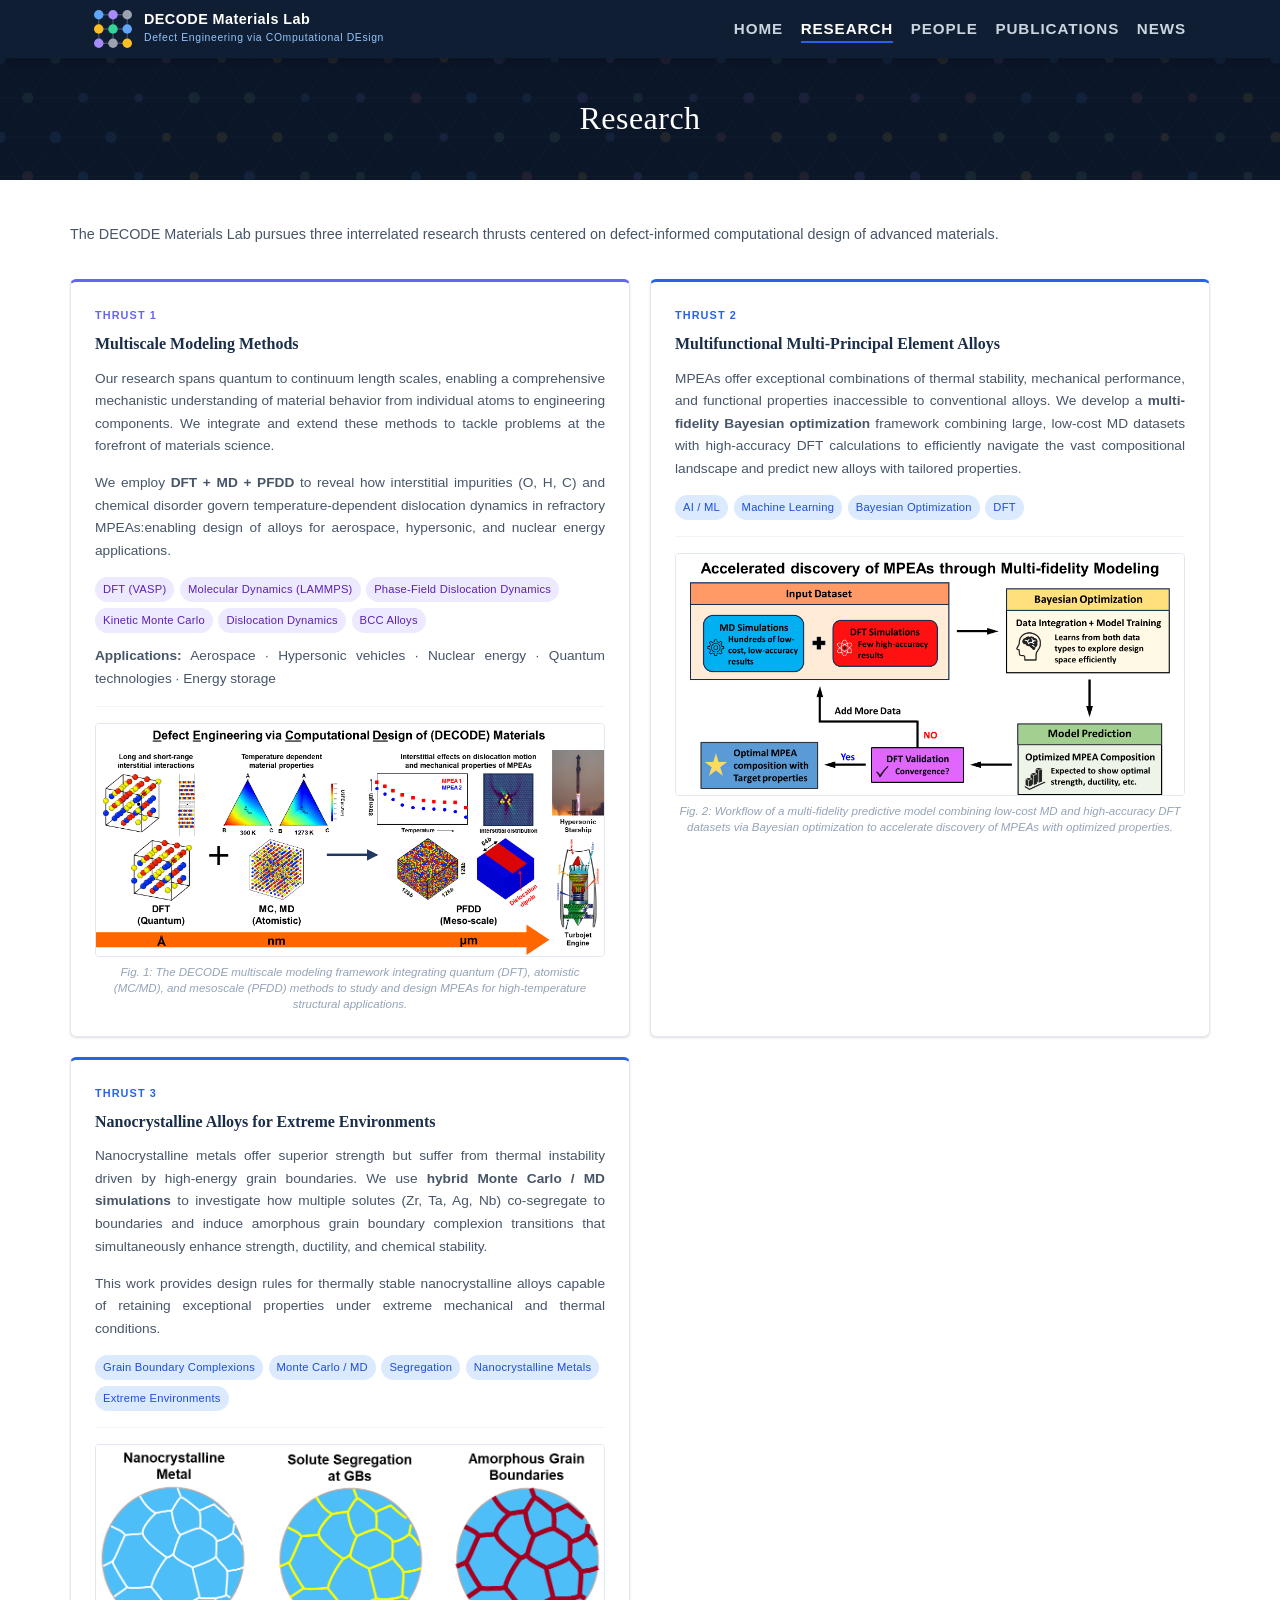
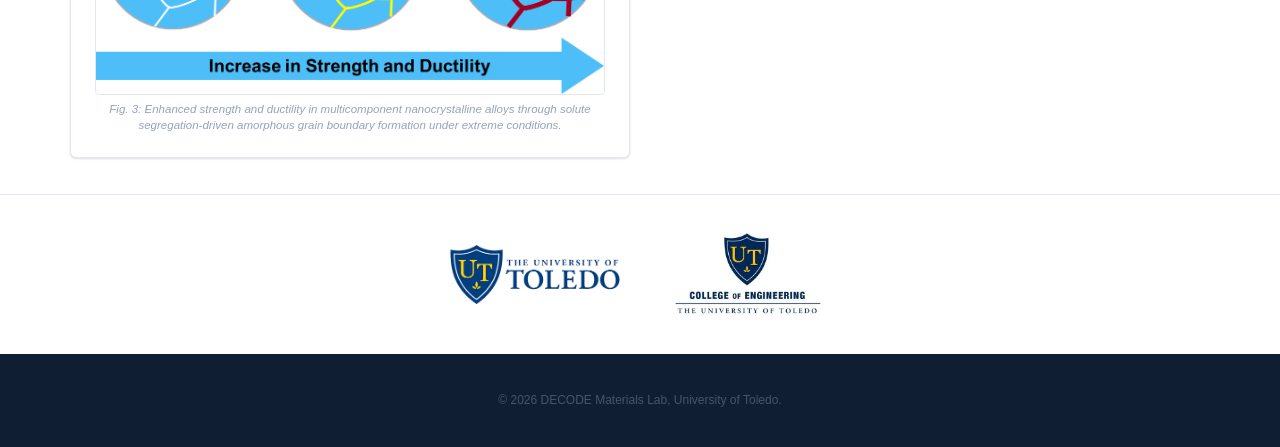
<file: research.html>
<!DOCTYPE html>
<html lang="en">
<head>
  <meta charset="UTF-8" />

  <!-- Google tag (gtag.js) -->
  <script async src="https://www.googletagmanager.com/gtag/js?id=G-3FKYHRWTCY"></script>
  <script>
    window.dataLayer = window.dataLayer || [];
    function gtag(){dataLayer.push(arguments);}
    gtag("js", new Date());

    gtag("config", "G-3FKYHRWTCY");
  </script>

  <meta name="viewport" content="width=device-width, initial-scale=1.0" />
  <title>Research | DECODE Materials Lab</title>
  <meta name="description" content="Research thrusts of the DECODE Materials Lab: multiscale modeling, multi-principal element alloys, and nanocrystalline alloys." />
  <link rel="stylesheet" href="styles.css" />
</head>
<body>

<!-- ===== NAV ===== -->
<nav>
  <div class="nav-inner">
    <a class="nav-brand" href="index.html">
      <svg class="nav-logo" width="38" height="38" viewBox="0 0 40 40" xmlns="http://www.w3.org/2000/svg" aria-hidden="true">
        <g stroke="rgba(255,255,255,0.25)" stroke-width="1.2">
          <line x1="5" y1="5" x2="20" y2="5"/> <line x1="20" y1="5" x2="35" y2="5"/>
          <line x1="5" y1="20" x2="20" y2="20"/> <line x1="20" y1="20" x2="35" y2="20"/>
          <line x1="5" y1="35" x2="20" y2="35"/> <line x1="20" y1="35" x2="35" y2="35"/>
          <line x1="5" y1="5" x2="5" y2="20"/> <line x1="5" y1="20" x2="5" y2="35"/>
          <line x1="20" y1="5" x2="20" y2="20"/> <line x1="20" y1="20" x2="20" y2="35"/>
          <line x1="35" y1="5" x2="35" y2="20"/> <line x1="35" y1="20" x2="35" y2="35"/>
        </g>
        <circle cx="5"  cy="5"  r="5" fill="#60a5fa"/>
        <circle cx="20" cy="5"  r="5" fill="#a78bfa"/>
        <circle cx="35" cy="5"  r="5" fill="#9ca3af"/>
        <circle cx="5"  cy="20" r="5" fill="#fbbf24"/>
        <circle cx="20" cy="20" r="5" fill="#34d399"/>
        <circle cx="35" cy="20" r="5" fill="#60a5fa"/>
        <circle cx="5"  cy="35" r="5" fill="#a78bfa"/>
        <circle cx="20" cy="35" r="5" fill="#9ca3af"/>
        <circle cx="35" cy="35" r="5" fill="#fbbf24"/>
      </svg>
      <div class="nav-brand-text">
        <span class="nav-brand-name">DECODE Materials Lab</span>
        <span class="nav-brand-sub">Defect Engineering via COmputational DEsign</span>
      </div>
    </a>
    <ul class="nav-links" id="nav-links">
      <li><a href="index.html">Home</a></li>
      <li><a href="research.html" class="active">Research</a></li>
      <li><a href="people.html">People</a></li>
      <li><a href="publications.html">Publications</a></li>
      <li><a href="news.html">News</a></li>
    </ul>
    <button class="nav-hamburger" id="nav-toggle" aria-label="Toggle menu">
      <span></span><span></span><span></span>
    </button>
  </div>
</nav>

<div class="page-hero">
  <h1>Research</h1>
</div>

<!-- ===== RESEARCH ===== -->
<section id="research">
  <div class="section-inner">
    <div class="section-header">
      <p class="section-sub">
        The DECODE Materials Lab pursues three interrelated research thrusts centered on
        defect-informed computational design of advanced materials.
      </p>
    </div>

    <div class="research-grid">

      <!-- Thrust 1: Multiscale Modeling Methods -->
      <div class="research-card methods">
        <div class="thrust-num">Thrust 1</div>
        <h3>Multiscale Modeling Methods</h3>
        <p>
          Our research spans quantum to continuum length scales, enabling a comprehensive
          mechanistic understanding of material behavior from individual atoms to engineering
          components. We integrate and extend these methods to tackle problems at the forefront
          of materials science.
        </p>
        <p>
          We employ <strong>DFT + MD + PFDD</strong> to reveal how interstitial
          impurities (O, H, C) and chemical disorder govern temperature-dependent dislocation
          dynamics in refractory MPEAs:enabling design of alloys for aerospace, hypersonic,
          and nuclear energy applications.
        </p>
        <div class="tags" style="margin-bottom:.75rem">
          <span class="tag tag-purple">DFT (VASP)</span>
          <span class="tag tag-purple">Molecular Dynamics (LAMMPS)</span>
          <span class="tag tag-purple">Phase-Field Dislocation Dynamics</span>
          <span class="tag tag-purple">Kinetic Monte Carlo</span>
          <span class="tag tag-purple">Dislocation Dynamics</span>
          <span class="tag tag-purple">BCC Alloys</span>
        </div>
        <p style="margin-bottom:.75rem">
          <strong>Applications:</strong> Aerospace &middot; Hypersonic vehicles &middot;
          Nuclear energy &middot; Quantum technologies &middot; Energy storage
        </p>
        <figure class="card-figure">
          <img src="images/Fig1.png" alt="DECODE multiscale modeling approach: DFT to MD to PFDD" loading="lazy" />
          <figcaption>Fig. 1: The DECODE multiscale modeling framework integrating quantum (DFT), atomistic (MC/MD), and mesoscale (PFDD) methods to study and design MPEAs for high-temperature structural applications.</figcaption>
        </figure>
      </div>

      <!-- Thrust 2: MPEAs -->
      <div class="research-card">
        <div class="thrust-num">Thrust 2</div>
        <h3>Multifunctional Multi-Principal Element Alloys</h3>
        <p>
          MPEAs offer exceptional combinations of thermal stability, mechanical performance, and
          functional properties inaccessible to conventional alloys. We develop a
          <strong>multi-fidelity Bayesian optimization</strong> framework combining large,
          low-cost MD datasets with high-accuracy DFT calculations to efficiently navigate the
          vast compositional landscape and predict new alloys with tailored properties.
        </p>
        <p>
        <div class="tags">
          <span class="tag">AI / ML</span>
          <span class="tag">Machine Learning</span>
          <span class="tag">Bayesian Optimization</span>
          <span class="tag">DFT</span>
        </div>
        <figure class="card-figure">
          <img src="images/Fig2.png" alt="Multi-fidelity predictive model workflow for accelerated MPEA discovery" loading="lazy" />
          <figcaption>Fig. 2: Workflow of a multi-fidelity predictive model combining low-cost MD and high-accuracy DFT datasets via Bayesian optimization to accelerate discovery of MPEAs with optimized properties.</figcaption>
        </figure>
      </div>

      <!-- Thrust 3: Nanocrystalline Alloys -->
      <div class="research-card">
        <div class="thrust-num">Thrust 3</div>
        <h3>Nanocrystalline Alloys for Extreme Environments</h3>
        <p>
          Nanocrystalline metals offer superior strength but suffer from thermal instability
          driven by high-energy grain boundaries. We use <strong>hybrid Monte Carlo / MD
          simulations</strong> to investigate how multiple solutes (Zr, Ta, Ag, Nb) co-segregate
          to boundaries and induce amorphous grain boundary complexion transitions that
          simultaneously enhance strength, ductility, and chemical stability.
        </p>
        <p>
          This work provides design rules for thermally stable nanocrystalline alloys capable
          of retaining exceptional properties under extreme mechanical and thermal conditions.
        </p>
        <div class="tags">
          <span class="tag">Grain Boundary Complexions</span>
          <span class="tag">Monte Carlo / MD</span>
          <span class="tag">Segregation</span>
          <span class="tag">Nanocrystalline Metals</span>
          <span class="tag">Extreme Environments</span>
        </div>
        <figure class="card-figure">
          <img src="images/Fig3.png" alt="Enhanced strength and ductility via amorphous grain boundaries in nanocrystalline alloys" loading="lazy" />
          <figcaption>Fig. 3: Enhanced strength and ductility in multicomponent nanocrystalline alloys through solute segregation-driven amorphous grain boundary formation under extreme conditions.</figcaption>
        </figure>
      </div>

    </div>
  </div>
</section>

<div class="logo-strip">
  <img src="images/logos/UT-logo.png" alt="University of Toledo logo" />
  <img src="images/logos/UT-COE-Logo.jpg" alt="University of Toledo College of Engineering logo" />
</div>

<!-- ===== FOOTER ===== -->
<footer>
  <p style="font-size:.75rem; color:#475569;">&copy; 2026 DECODE Materials Lab, University of Toledo.</p>
</footer>

<script>
// ── Mobile nav toggle ────────────────────────────────────────────────────────
const navToggle = document.getElementById('nav-toggle');
const navMenu   = document.getElementById('nav-links');

navToggle.addEventListener('click', () => {
  const open = navMenu.classList.toggle('open');
  navToggle.classList.toggle('open', open);
  navToggle.setAttribute('aria-expanded', open);
});

// Close menu when any link is clicked
navMenu.querySelectorAll('a').forEach(a => a.addEventListener('click', () => {
  navMenu.classList.remove('open');
  navToggle.classList.remove('open');
  navToggle.setAttribute('aria-expanded', false);
}));
</script>

</body>
</html>
</file>
<file: styles.css>
/* ===== RESET & BASE ===== */
*, *::before, *::after { box-sizing: border-box; margin: 0; padding: 0; }

:root {
  --navy:        #1a2e4a;
  --navy-dark:   #0f1e32;
  --blue:        #2563eb;
  --blue-light:  #dbeafe;
  --gold:        #f59e0b;
  --gold-light:  #fef3c7;
  --gray-50:     #f8fafc;
  --gray-100:    #f1f5f9;
  --gray-200:    #e2e8f0;
  --gray-400:    #94a3b8;
  --gray-600:    #475569;
  --gray-800:    #1e293b;
  --white:       #ffffff;
  --max-w:       1140px;
  --radius:      6px;
  --shadow:      0 1px 3px rgba(0,0,0,.08), 0 1px 2px rgba(0,0,0,.06);
  --shadow-md:   0 4px 12px rgba(0,0,0,.10);
}

html { scroll-behavior: smooth; }

body {
  font-family: "Georgia", "Times New Roman", serif;
  font-size: 16px;
  line-height: 1.75;
  color: var(--gray-800);
  background: var(--white);
}

a { color: var(--blue); text-decoration: none; }
a:hover { text-decoration: underline; }

/* ===== NAV ===== */
nav {
  position: sticky;
  top: 0;
  z-index: 100;
  background: var(--navy-dark);
  box-shadow: 0 2px 8px rgba(0,0,0,.25);
  /* position: sticky acts as containing block for the absolute mobile dropdown */
}

.nav-inner {
  max-width: var(--max-w);
  margin: 0 auto;
  padding: 0 1.5rem;
  display: flex;
  align-items: center;
  justify-content: space-between;
  height: 58px;
}

.nav-brand {
  display: flex;
  flex-direction: row;
  align-items: center;
  gap: .75rem;
  text-decoration: none;
}

.nav-logo { flex-shrink: 0; }

.nav-brand-text {
  display: flex;
  flex-direction: column;
}

.nav-brand-name {
  color: var(--white);
  font-family: -apple-system, BlinkMacSystemFont, "Segoe UI", sans-serif;
  font-size: .9rem;
  font-weight: 700;
  letter-spacing: .03em;
  line-height: 1.2;
}

.nav-brand-sub {
  color: #93c5fd;
  font-family: -apple-system, BlinkMacSystemFont, "Segoe UI", sans-serif;
  font-size: .65rem;
  letter-spacing: .06em;
}

.nav-links {
  display: flex;
  gap: 1.1rem;
  list-style: none;
}

.nav-links a {
  color: #cbd5e1;
  font-family: -apple-system, BlinkMacSystemFont, "Segoe UI", sans-serif;
  font-size: .95rem;
  font-weight: 700;
  letter-spacing: .06em;
  text-transform: uppercase;
  text-decoration: none;
  transition: color .2s;
}

.nav-links a:hover { color: var(--white); }

.nav-links a.active {
  color: var(--white);
  font-weight: 700;
  border-bottom: 2px solid var(--blue);
  padding-bottom: 4px;
}

/* ===== HOME BANNER ===== */
.home-banner {
  padding: 2rem 1.5rem .5rem;
  text-align: center;
}

.photo-strip {
  display: flex;
  gap: .6rem;
  max-width: var(--max-w);
  margin: 0 auto 2.5rem;
  height: 320px;
}

.photo-strip-item {
  flex: 1;
  border-radius: 4px;
  overflow: hidden;
}

.photo-strip-item:nth-child(2) { flex: 2; }

.photo-strip-single {
  max-width: 720px;
  justify-content: center;
}

.photo-strip-item img {
  width: 100%;
  height: 100%;
  object-fit: cover;
  object-position: top center;
  display: block;
}

.photo-strip-item.placeholder {
  background: var(--gray-100);
  border: 1px dashed var(--gray-200);
  display: flex;
  align-items: center;
  justify-content: center;
}

.photo-strip-item.placeholder span {
  font-family: -apple-system, BlinkMacSystemFont, "Segoe UI", sans-serif;
  font-size: .8rem;
  color: var(--gray-400);
}

.home-title h1 {
  font-family: -apple-system, BlinkMacSystemFont, "Segoe UI", sans-serif;
  font-size: 2.5rem;
  font-weight: 700;
  color: var(--navy);
  margin-bottom: .15rem;
}

.home-title-full {
  font-family: -apple-system, BlinkMacSystemFont, "Segoe UI", sans-serif;
  font-size: 1.05rem;
  color: var(--gray-600);
  font-style: italic;
  margin-bottom: 1.25rem;
}

.home-title-inst,
.home-title-pi {
  font-family: -apple-system, BlinkMacSystemFont, "Segoe UI", sans-serif;
  font-size: 1.15rem;
  font-weight: 600;
  color: var(--gray-800);
}

@media (max-width: 640px) {
  .photo-strip { height: 200px; }
}

/* ===== PAGE HERO (sub-page banner) ===== */
.page-hero {
  background:
    url('images/hero-crystal.svg') center center / cover no-repeat;
  color: var(--white);
  padding: 2rem 1.5rem 1.75rem;
  text-align: center;
}

.page-hero h1 {
  font-size: 2rem;
  font-weight: normal;
  letter-spacing: .015em;
  color: var(--white);
  margin-bottom: .35rem;
}

.page-hero p {
  font-family: -apple-system, BlinkMacSystemFont, "Segoe UI", sans-serif;
  font-size: .9rem;
  color: #cbd5e1;
  max-width: 640px;
  margin: 0 auto;
}

/* ===== SECTION WRAPPER ===== */
section { padding: 2.25rem 1.5rem; }

#home-about { padding-top: .25rem; }
#home-about .section-header { margin-bottom: .75rem; }
section.section-shaded { background: var(--gray-50); }

.section-inner { max-width: var(--max-w); margin: 0 auto; }

.section-header { margin-bottom: 2rem; }

h2 {
  font-size: 1.65rem;
  font-weight: normal;
  color: var(--navy);
  padding-bottom: .4rem;
  border-bottom: 2.5px solid var(--blue);
  display: inline-block;
  margin-bottom: .5rem;
}

.section-sub {
  font-family: -apple-system, BlinkMacSystemFont, "Segoe UI", sans-serif;
  font-size: .9rem;
  color: var(--gray-600);
  margin-top: .4rem;
}

.pub-scholar-note {
  font-size: 1.05rem;
  margin-bottom: 1.5rem;
}

/* ===== ABOUT ===== */
.about-top {
  display: flex;
  align-items: center;
  gap: 1.75rem;
  margin-bottom: 2rem;
  padding-bottom: 2rem;
  border-bottom: 1px solid var(--gray-200);
}

.about-photo {
  width: 150px;
  height: 150px;
  border-radius: 50%;
  object-fit: cover;
  object-position: center top;
  border: 3px solid var(--blue-light);
  box-shadow: var(--shadow-md);
  flex-shrink: 0;
}

.about-name {
  font-family: -apple-system, BlinkMacSystemFont, "Segoe UI", sans-serif;
  font-size: 1.3rem;
  font-weight: 700;
  color: var(--navy);
  margin-bottom: .3rem;
}

.about-pos {
  font-family: -apple-system, BlinkMacSystemFont, "Segoe UI", sans-serif;
  font-size: .875rem;
  color: var(--gray-600);
  line-height: 1.6;
}

@media (max-width: 480px) {
  .about-top { flex-direction: column; text-align: center; }
}


.about-grid {
  display: grid;
  grid-template-columns: 1fr 270px;
  gap: 2.5rem;
  align-items: start;
}

.about-text p {
  margin-bottom: 1rem;
  color: var(--gray-800);
  text-align: justify;
}

.about-text p:last-child { margin-bottom: 0; }

/* ===== EDUCATION SECTION ===== */
.edu-section-grid {
  display: grid;
  grid-template-columns: 1fr 1fr;
  gap: 1.5rem;
}

.edu-card {
  background: var(--white);
  border: 1px solid var(--gray-200);
  border-top: 3px solid var(--blue);
  border-radius: var(--radius);
  box-shadow: var(--shadow);
  overflow: hidden;
}

.edu-card-header {
  display: flex;
  justify-content: space-between;
  align-items: flex-start;
  gap: 1rem;
  padding: 1.25rem 1.5rem 1rem;
  background: var(--gray-50);
  border-bottom: 1px solid var(--gray-200);
}

.edu-card-degree {
  font-family: -apple-system, BlinkMacSystemFont, "Segoe UI", sans-serif;
  font-size: 1rem;
  font-weight: 700;
  color: var(--navy);
  margin-bottom: .2rem;
}

.edu-card-inst {
  font-family: -apple-system, BlinkMacSystemFont, "Segoe UI", sans-serif;
  font-size: .875rem;
  color: var(--gray-600);
  font-style: italic;
}

.edu-card-date {
  font-family: -apple-system, BlinkMacSystemFont, "Segoe UI", sans-serif;
  font-size: .8rem;
  color: var(--gray-400);
  white-space: nowrap;
  flex-shrink: 0;
  padding-top: .15rem;
}

.edu-card-body {
  padding: 1rem 1.5rem 1.25rem;
  display: flex;
  flex-direction: column;
  gap: .75rem;
}

.edu-card-row {
  display: flex;
  gap: .75rem;
  font-family: -apple-system, BlinkMacSystemFont, "Segoe UI", sans-serif;
  font-size: .875rem;
  line-height: 1.55;
  align-items: flex-start;
}

.edu-label {
  font-weight: 600;
  color: var(--navy);
  min-width: 80px;
  flex-shrink: 0;
  font-size: .8rem;
  text-transform: uppercase;
  letter-spacing: .04em;
  padding-top: .1rem;
}

.edu-thesis {
  color: var(--gray-600);
  font-style: italic;
}

@media (max-width: 740px) {
  .edu-section-grid { grid-template-columns: 1fr; }
}

.about-card {
  background: var(--white);
  border: 1px solid var(--gray-200);
  border-radius: var(--radius);
  box-shadow: var(--shadow);
  padding: 1.2rem 1.4rem;
  margin-bottom: 1rem;
}

.about-card:last-child { margin-bottom: 0; }

.about-card h3 {
  font-family: -apple-system, BlinkMacSystemFont, "Segoe UI", sans-serif;
  font-size: .7rem;
  text-transform: uppercase;
  letter-spacing: .1em;
  color: var(--gray-400);
  margin-bottom: .8rem;
}

.about-card ul {
  list-style: none;
  font-family: -apple-system, BlinkMacSystemFont, "Segoe UI", sans-serif;
  font-size: .85rem;
  color: var(--gray-600);
}

.about-card ul li {
  padding: .3rem 0;
  border-bottom: 1px solid var(--gray-100);
  display: flex;
  align-items: flex-start;
  gap: .5rem;
  line-height: 1.5;
}

.about-card ul li:last-child { border-bottom: none; }

.dot {
  width: 6px; height: 6px;
  border-radius: 50%;
  background: var(--blue);
  margin-top: .5rem;
  flex-shrink: 0;
}

/* ===== RESEARCH ===== */
.research-grid {
  display: grid;
  grid-template-columns: 1fr 1fr;
  gap: 1.25rem;
}

.research-card {
  background: var(--white);
  border: 1px solid var(--gray-200);
  border-top: 3px solid var(--blue);
  border-radius: var(--radius);
  box-shadow: var(--shadow);
  padding: 1.5rem;
  transition: box-shadow .2s, transform .2s;
}

.research-card.future { border-top-color: var(--gold); }
.research-card.methods { border-top-color: #6366f1; }

.research-card:hover {
  box-shadow: var(--shadow-md);
  transform: translateY(-2px);
}

.thrust-num {
  font-family: -apple-system, BlinkMacSystemFont, "Segoe UI", sans-serif;
  font-size: .68rem;
  text-transform: uppercase;
  letter-spacing: .1em;
  color: var(--blue);
  margin-bottom: .5rem;
  font-weight: 600;
}

.research-card.future .thrust-num { color: var(--gold); }
.research-card.methods .thrust-num { color: #6366f1; }

.research-card h3 {
  font-size: 1rem;
  color: var(--navy);
  margin-bottom: .75rem;
  line-height: 1.4;
}

.research-card p {
  font-family: -apple-system, BlinkMacSystemFont, "Segoe UI", sans-serif;
  font-size: .855rem;
  color: var(--gray-600);
  line-height: 1.65;
  margin-bottom: .9rem;
  text-align: justify;
}

.tags { display: flex; flex-wrap: wrap; gap: .35rem; }

/* Figure inside a research card */
.card-figure {
  margin-top: 1rem;
  padding-top: 1rem;
  border-top: 1px solid var(--gray-100);
}

.card-figure img {
  width: 100%;
  display: block;
  border-radius: 4px;
  border: 1px solid var(--gray-200);
}

.card-figure figcaption {
  font-family: -apple-system, BlinkMacSystemFont, "Segoe UI", sans-serif;
  font-size: .72rem;
  color: var(--gray-400);
  margin-top: .4rem;
  font-style: italic;
  text-align: center;
  line-height: 1.4;
}

.tag {
  background: var(--blue-light);
  color: #1d4ed8;
  font-family: -apple-system, BlinkMacSystemFont, "Segoe UI", sans-serif;
  font-size: .7rem;
  padding: .18rem .5rem;
  border-radius: 20px;
  letter-spacing: .02em;
}

.tag-gold { background: var(--gold-light); color: #92400e; }
.tag-purple { background: #ede9fe; color: #5b21b6; }

/* ===== HOME: RESEARCH THRUST TEASERS ===== */
.teaser-grid { grid-template-columns: repeat(3, 1fr); }
.teaser-grid .research-card h3 { text-align: center; }

.thrust-thumb {
  width: 100%;
  height: 100px;
  object-fit: contain;
  background: var(--gray-50);
  border: 1px solid var(--gray-100);
  border-radius: 4px;
  margin-bottom: .9rem;
  display: block;
}

.thrust-more {
  display: inline-block;
  font-family: -apple-system, BlinkMacSystemFont, "Segoe UI", sans-serif;
  font-size: .82rem;
  font-weight: 600;
  color: var(--blue);
  margin-top: .25rem;
}

@media (max-width: 900px) {
  .teaser-grid { grid-template-columns: 1fr 1fr; }
}
@media (max-width: 600px) {
  .teaser-grid { grid-template-columns: 1fr; }
}

/* ===== PEOPLE: PROFILE CARD ===== */
.people-card {
  display: flex;
  gap: 3rem;
  align-items: flex-start;
}

.people-photo {
  width: 260px;
  height: 260px;
  object-fit: cover;
  border-radius: 6px;
  box-shadow: var(--shadow-md);
  flex-shrink: 0;
}

.people-avatar-placeholder {
  width: 260px;
  height: 260px;
  border-radius: 6px;
  overflow: hidden;
  box-shadow: var(--shadow-md);
  flex-shrink: 0;
}

.people-avatar-placeholder svg { width: 100%; height: 100%; display: block; }

.people-info { flex: 1; min-width: 0; }

.people-rule {
  width: 64px;
  height: 2px;
  background: var(--gray-400);
  margin-bottom: 1.4rem;
}

.people-name {
  font-family: -apple-system, BlinkMacSystemFont, "Segoe UI", sans-serif;
  font-size: 1.5rem;
  font-weight: 700;
  color: var(--navy);
  margin-bottom: .5rem;
}

.people-info p {
  font-family: -apple-system, BlinkMacSystemFont, "Segoe UI", sans-serif;
  font-size: 1.05rem;
  color: var(--gray-800);
  line-height: 1.6;
  margin-bottom: 1.1rem;
}

.people-info p.people-tight { margin-bottom: .3rem; }

.people-info p.people-label {
  font-size: .85rem;
  font-weight: 700;
  text-transform: uppercase;
  letter-spacing: .1em;
  color: var(--gray-400);
  margin-bottom: .4rem;
}

.people-info p.people-entry { font-size: .95rem; }

.people-office {
  flex-shrink: 0;
  margin-left: auto;
  text-align: right;
}

.people-office p {
  font-family: -apple-system, BlinkMacSystemFont, "Segoe UI", sans-serif;
  font-size: 1.05rem;
  color: var(--gray-800);
  line-height: 1.6;
  margin-bottom: 1.1rem;
}

.people-office p.people-tight { margin-bottom: .3rem; }

.profile-links {
  display: flex;
  flex-wrap: wrap;
  gap: .6rem;
  margin-top: .5rem;
}

.people-office .profile-links {
  flex-direction: column;
  align-items: flex-end;
}

.profile-links a {
  display: inline-flex;
  align-items: center;
  gap: .4rem;
  padding: .45rem 1rem;
  border-radius: 4px;
  border: 1px solid var(--gray-200);
  background: var(--white);
  color: var(--navy);
  font-family: -apple-system, BlinkMacSystemFont, "Segoe UI", sans-serif;
  font-size: .88rem;
  box-shadow: var(--shadow);
  transition: box-shadow .2s, border-color .2s;
}

.profile-links a:hover {
  box-shadow: var(--shadow-md);
  border-color: var(--blue);
  text-decoration: none;
}

@media (max-width: 640px) {
  .people-card { flex-direction: column; align-items: center; text-align: center; }
  .people-rule { margin-left: auto; margin-right: auto; }
  .people-office { margin-left: 0; text-align: center; }
  .people-office .profile-links { align-items: center; }
}

/* ===== EMPTY STATE (e.g. News) ===== */
.empty-state {
  text-align: center;
  padding: 3.5rem 1rem;
  color: var(--gray-400);
  font-family: -apple-system, BlinkMacSystemFont, "Segoe UI", sans-serif;
  font-size: .95rem;
}

/* ===== NEWS ===== */
.news-list {
  display: flex;
  flex-direction: column;
  gap: 1.25rem;
  max-width: 800px;
  margin: 0 auto;
}

.news-item {
  background: var(--white);
  border: 1px solid var(--gray-200);
  border-top: 3px solid var(--blue);
  border-radius: var(--radius);
  box-shadow: var(--shadow);
  padding: 1.5rem;
}

.news-date {
  font-family: -apple-system, BlinkMacSystemFont, "Segoe UI", sans-serif;
  font-size: .75rem;
  text-transform: uppercase;
  letter-spacing: .08em;
  color: var(--gray-400);
  margin-bottom: .5rem;
}

.news-title {
  font-size: 1.1rem;
  color: var(--navy);
  margin-bottom: .6rem;
}

.news-item p {
  font-family: -apple-system, BlinkMacSystemFont, "Segoe UI", sans-serif;
  font-size: .9rem;
  color: var(--gray-600);
  line-height: 1.65;
}

/* ===== CONTACT ===== */
.contact-grid {
  display: grid;
  grid-template-columns: 1fr 1fr;
  gap: 1.5rem;
  max-width: 700px;
  margin: 0 auto;
}

@media (max-width: 600px) {
  .contact-grid { grid-template-columns: 1fr; }
}

/* ===== PUBLICATIONS ===== */
.pub-meta {
  display: flex;
  align-items: center;
  justify-content: space-between;
  flex-wrap: wrap;
  gap: .75rem;
  margin-bottom: 1.25rem;
}

.pub-filter {
  display: flex;
  gap: .45rem;
  flex-wrap: wrap;
}

.filter-btn {
  font-family: -apple-system, BlinkMacSystemFont, "Segoe UI", sans-serif;
  font-size: .78rem;
  padding: .3rem .8rem;
  border: 1px solid var(--gray-200);
  border-radius: 20px;
  background: var(--white);
  color: var(--gray-600);
  cursor: pointer;
  transition: all .18s;
}

.filter-btn:hover { background: var(--gray-100); }
.filter-btn.active { background: var(--navy); color: var(--white); border-color: var(--navy); }

.pub-count {
  font-family: -apple-system, BlinkMacSystemFont, "Segoe UI", sans-serif;
  font-size: .8rem;
  color: var(--gray-400);
}

.pub-list { display: flex; flex-direction: column; gap: .75rem; }

.pub-item {
  background: var(--white);
  border: 1px solid var(--gray-200);
  border-radius: var(--radius);
  padding: .95rem 1.2rem;
  box-shadow: var(--shadow);
  font-family: -apple-system, BlinkMacSystemFont, "Segoe UI", sans-serif;
  font-size: .855rem;
  line-height: 1.65;
  transition: border-color .2s;
}

.pub-item:hover { border-color: #93c5fd; }
.pub-item.in-prep { border-left: 3px solid var(--gold); background: #fffdf5; }

.pub-num { font-weight: 700; color: var(--gray-400); margin-right: .35rem; font-size: .8rem; }
.pub-authors { color: var(--gray-600); }
.pub-authors strong { color: var(--navy); font-weight: 600; }
.pub-title { color: var(--gray-800); }
.pub-journal { color: var(--blue); font-style: italic; }

.pub-badge {
  display: inline-block;
  font-size: .67rem;
  padding: .1rem .48rem;
  border-radius: 10px;
  margin-left: .4rem;
  vertical-align: middle;
  font-style: normal;
  font-weight: 600;
}

.badge-fa   { background: var(--blue-light); color: #1d4ed8; }
.badge-prep { background: var(--gold-light); color: #92400e; }
.badge-nc   { background: #dcfce7; color: #166534; }

.pub-pdf {
  display: inline-block;
  font-size: .67rem;
  font-weight: 600;
  padding: .1rem .48rem;
  border-radius: 10px;
  margin-left: .4rem;
  vertical-align: middle;
  background: #fef2f2;
  color: #dc2626;
  border: 1px solid #fecaca;
  text-decoration: none;
  transition: background .15s;
}
.pub-pdf:hover { background: #fee2e2; color: #991b1b; }

/* ===== GALLERY ===== */
.gallery-grid {
  display: grid;
  grid-template-columns: repeat(3, 1fr);
  gap: 1.25rem;
}

/* First gallery item spans 2 columns */
.gallery-item:first-child {
  grid-column: span 2;
}

/* Items 3–5: full width across all 3 columns */
.gallery-item:nth-child(3),
.gallery-item:nth-child(4),
.gallery-item:nth-child(5) {
  grid-column: span 3;
}

.gallery-item:nth-child(3) .gallery-img-wrap { height: 420px; }
.gallery-item:nth-child(4) .gallery-img-wrap { height: 360px; }
.gallery-item:nth-child(5) .gallery-img-wrap { height: 360px; }

.gallery-item {
  display: flex;
  flex-direction: column;
  background: var(--white);
  border: 1px solid var(--gray-200);
  border-radius: var(--radius);
  box-shadow: var(--shadow);
  overflow: hidden;
  transition: box-shadow .2s, transform .2s;
}

.gallery-item:hover {
  box-shadow: var(--shadow-md);
  transform: translateY(-2px);
}

.gallery-img-wrap {
  position: relative;
  width: 100%;
  height: 260px;
  background: var(--gray-100);
  overflow: hidden;
}

.gallery-img {
  width: 100%;
  height: 100%;
  object-fit: contain;
  background: var(--white);
  display: block;
  padding: .5rem;
}

/* Hide real img when it has no src, show placeholder instead */
.gallery-img[data-placeholder="true"] { display: none; }

.gallery-placeholder {
  position: absolute;
  inset: 0;
  display: flex;
  align-items: center;
  justify-content: center;
  background: var(--gray-100);
  border-bottom: 1px solid var(--gray-200);
}

/* Hide placeholder once a real image is loaded */
.gallery-img:not([data-placeholder]) + .gallery-placeholder,
.gallery-img[src]:not([src=""]) + .gallery-placeholder { display: none; }

.gallery-placeholder span {
  font-family: -apple-system, BlinkMacSystemFont, "Segoe UI", sans-serif;
  font-size: .78rem;
  color: var(--gray-400);
  font-style: italic;
}

.gallery-caption {
  font-family: -apple-system, BlinkMacSystemFont, "Segoe UI", sans-serif;
  font-size: .82rem;
  color: var(--gray-600);
  line-height: 1.55;
  padding: .8rem 1rem;
  flex: 1;
  text-align: center;
}

@media (max-width: 740px) {
  .gallery-grid { grid-template-columns: repeat(2, 1fr); }
  .gallery-item:first-child,
  .gallery-item:nth-child(3),
  .gallery-item:nth-child(4),
  .gallery-item:nth-child(5) { grid-column: span 2; }
}

@media (max-width: 480px) {
  .gallery-grid { grid-template-columns: 1fr; }
  .gallery-item:first-child,
  .gallery-item:nth-child(3),
  .gallery-item:nth-child(4),
  .gallery-item:nth-child(5) { grid-column: span 1; }
}


/* ===== CV ===== */
.cv-columns {
  display: grid;
  grid-template-columns: 1fr 1fr;
  gap: 1.5rem;
  margin-bottom: 1.5rem;
}

.cv-block {
  background: var(--white);
  border: 1px solid var(--gray-200);
  border-radius: var(--radius);
  padding: 1.3rem 1.5rem;
  box-shadow: var(--shadow);
}

.cv-block h3 {
  font-family: -apple-system, BlinkMacSystemFont, "Segoe UI", sans-serif;
  font-size: .7rem;
  text-transform: uppercase;
  letter-spacing: .1em;
  color: var(--gray-400);
  margin-bottom: 1rem;
  padding-bottom: .5rem;
  border-bottom: 1px solid var(--gray-100);
}

.cv-entry { margin-bottom: 1.1rem; }
.cv-entry:last-child { margin-bottom: 0; }

.cv-row {
  display: flex;
  justify-content: space-between;
  align-items: baseline;
  gap: .5rem;
  flex-wrap: wrap;
}

.cv-entry-title {
  font-weight: bold;
  color: var(--navy);
  font-size: .9rem;
  font-family: -apple-system, BlinkMacSystemFont, "Segoe UI", sans-serif;
}

.cv-entry-date {
  font-family: -apple-system, BlinkMacSystemFont, "Segoe UI", sans-serif;
  font-size: .78rem;
  color: var(--gray-400);
  white-space: nowrap;
  flex-shrink: 0;
}

.cv-entry-sub {
  font-family: -apple-system, BlinkMacSystemFont, "Segoe UI", sans-serif;
  font-size: .83rem;
  color: var(--gray-600);
  font-style: italic;
  margin-top: .1rem;
}

.cv-entry-note {
  font-family: -apple-system, BlinkMacSystemFont, "Segoe UI", sans-serif;
  font-size: .8rem;
  color: var(--gray-400);
  margin-top: .1rem;
}

.cv-awards ul {
  list-style: none;
  padding: 0;
}

.cv-awards ul li {
  font-family: -apple-system, BlinkMacSystemFont, "Segoe UI", sans-serif;
  font-size: .85rem;
  color: var(--gray-600);
  padding: .4rem 0;
  border-bottom: 1px solid var(--gray-100);
  display: flex;
  gap: .5rem;
  align-items: flex-start;
  line-height: 1.5;
}

.cv-awards ul li:last-child { border-bottom: none; }

.cv-download {
  background: var(--navy);
  border-radius: var(--radius);
  padding: 2rem;
  text-align: center;
}

.cv-download p {
  font-family: -apple-system, BlinkMacSystemFont, "Segoe UI", sans-serif;
  font-size: .9rem;
  color: #94a3b8;
  margin-bottom: 1.1rem;
}

.btn-download {
  display: inline-flex;
  align-items: center;
  gap: .5rem;
  background: var(--blue);
  color: var(--white);
  padding: .7rem 1.8rem;
  border-radius: 4px;
  font-family: -apple-system, BlinkMacSystemFont, "Segoe UI", sans-serif;
  font-size: .9rem;
  font-weight: 600;
  text-decoration: none;
  transition: background .2s;
}

.btn-download:hover { background: #1d4ed8; text-decoration: none; }

/* ===== FOOTER ===== */
footer {
  background: var(--navy-dark);
  color: #64748b;
  text-align: center;
  padding: 2.25rem 1.5rem;
  font-family: -apple-system, BlinkMacSystemFont, "Segoe UI", sans-serif;
  font-size: .82rem;
}

footer a { color: #93c5fd; }
footer p + p { margin-top: .4rem; }

.logo-strip {
  background: var(--white);
  border-top: 1px solid var(--gray-200);
  display: flex;
  justify-content: center;
  align-items: center;
  flex-wrap: wrap;
  gap: 2.5rem;
  padding: 1.75rem 1.5rem;
}

.logo-strip img { width: 170px; height: auto; }

/* ===== HAMBURGER BUTTON ===== */
.nav-hamburger {
  display: none;
  flex-direction: column;
  justify-content: center;
  gap: 5px;
  background: none;
  border: none;
  cursor: pointer;
  padding: .4rem;
  flex-shrink: 0;
}

.nav-hamburger span {
  display: block;
  width: 22px;
  height: 2px;
  background: #cbd5e1;
  border-radius: 2px;
  transition: transform .25s, opacity .25s, background .2s;
  transform-origin: center;
}

.nav-hamburger:hover span { background: var(--white); }

/* Animate to X when open */
.nav-hamburger.open span:nth-child(1) { transform: translateY(7px) rotate(45deg); }
.nav-hamburger.open span:nth-child(2) { opacity: 0; transform: scaleX(0); }
.nav-hamburger.open span:nth-child(3) { transform: translateY(-7px) rotate(-45deg); }

/* ===== RESPONSIVE ===== */

/* Tablet: collapse grids */
@media (max-width: 740px) {
  .about-grid,
  .research-grid,
  .cv-columns { grid-template-columns: 1fr; }

  .home-title h1 { font-size: 2.1rem; }

  /* Publication filter: allow horizontal scroll on tight screens */
  .pub-filter { flex-wrap: nowrap; overflow-x: auto; padding-bottom: .25rem; }
  .pub-filter::-webkit-scrollbar { height: 3px; }
  .pub-filter::-webkit-scrollbar-thumb { background: var(--gray-200); border-radius: 2px; }
  .filter-btn { flex-shrink: 0; }
}

/* Mobile: hamburger nav */
@media (max-width: 600px) {
  .nav-hamburger { display: flex; }
  .nav-brand-sub { display: none; }

  /* Stack nav links into a full-width dropdown */
  .nav-links {
    display: none;
    position: absolute;
    top: 58px;
    left: 0; right: 0;
    background: var(--navy-dark);
    flex-direction: column;
    gap: 0;
    padding: .4rem 0 .6rem;
    border-top: 1px solid rgba(255,255,255,.08);
    box-shadow: 0 6px 16px rgba(0,0,0,.35);
    z-index: 99;
  }

  .nav-links.open { display: flex; }

  .nav-links li { text-align: center; }
  .nav-links a {
    display: block;
    padding: .75rem 1.5rem;
    font-size: .85rem;
    letter-spacing: .05em;
  }
  .nav-links a:hover { background: rgba(255,255,255,.06); }
}

/* Small mobile */
@media (max-width: 480px) {
  section { padding: 3rem 1rem; }
  .home-banner { padding: 2.5rem 1rem 2.5rem; }
  .home-title h1 { font-size: 1.8rem; }
  .pub-meta { flex-direction: column; align-items: flex-start; gap: .5rem; }
}
</file>
